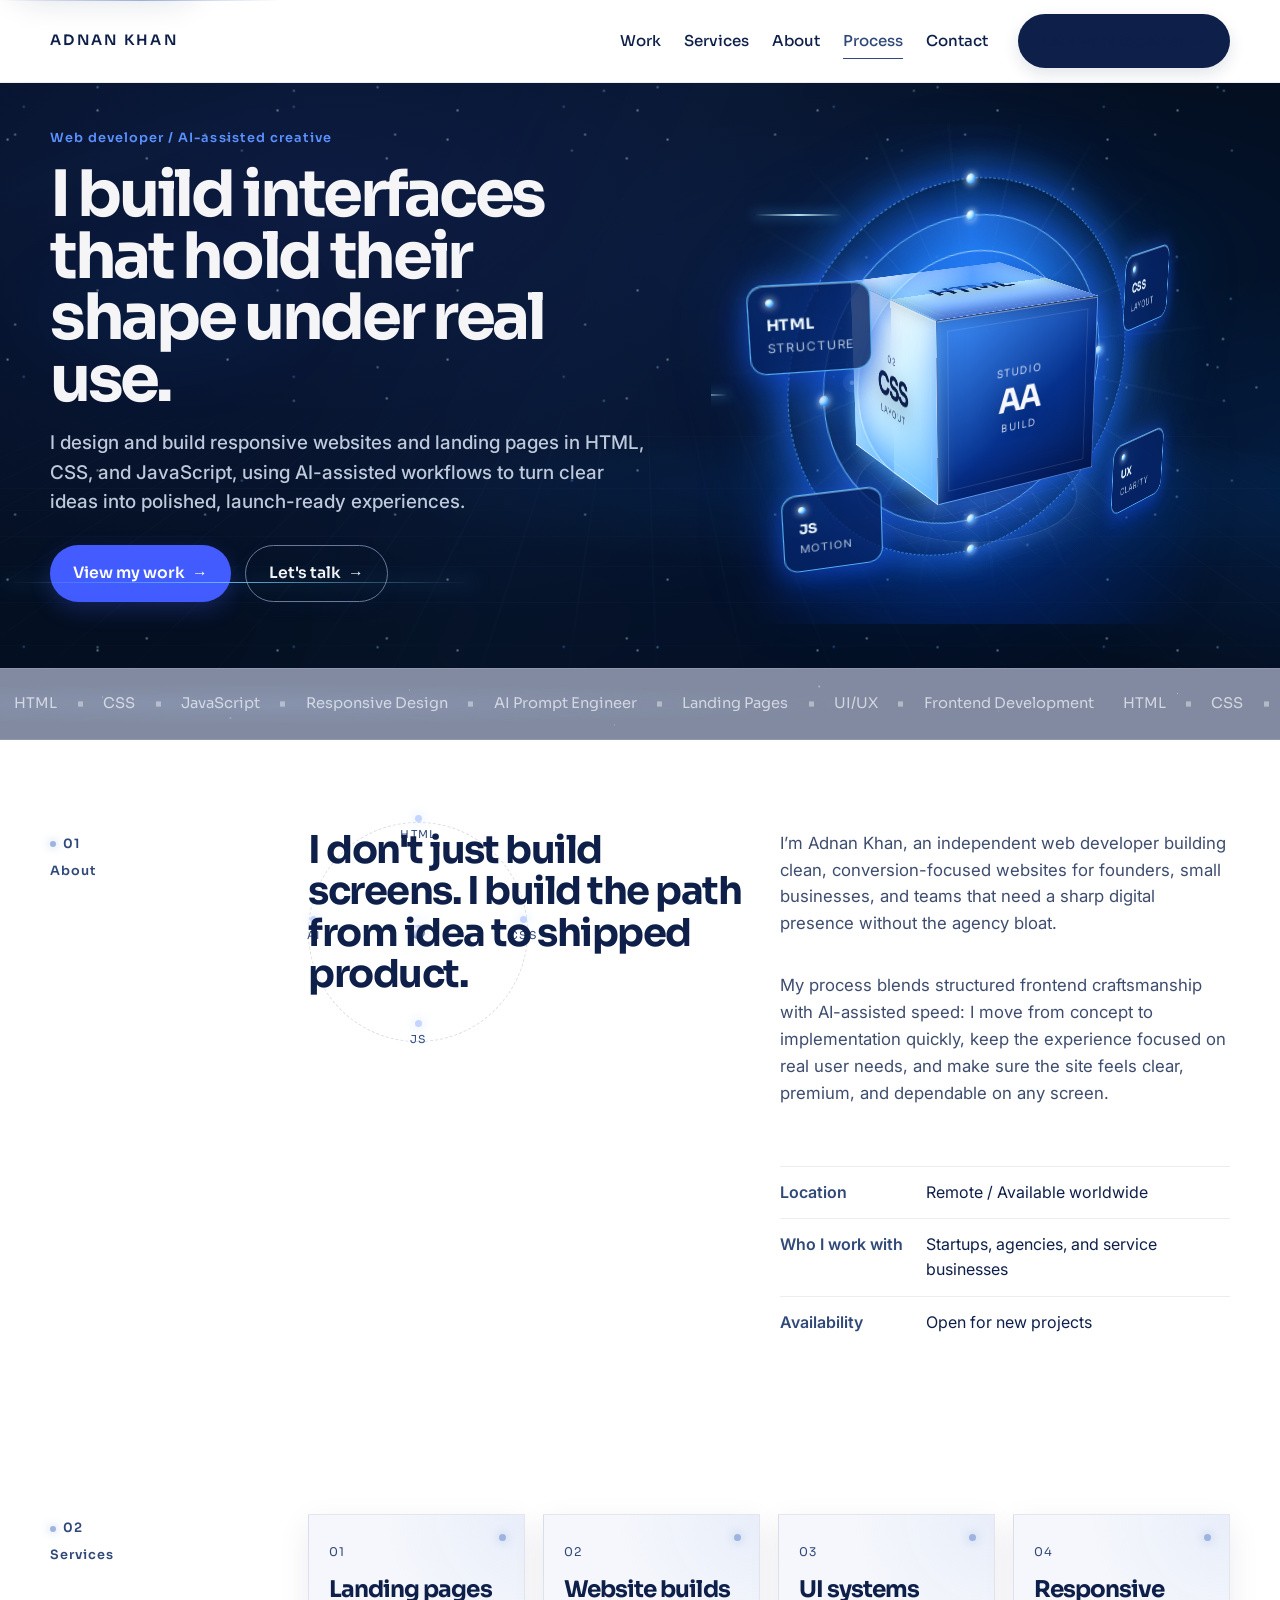
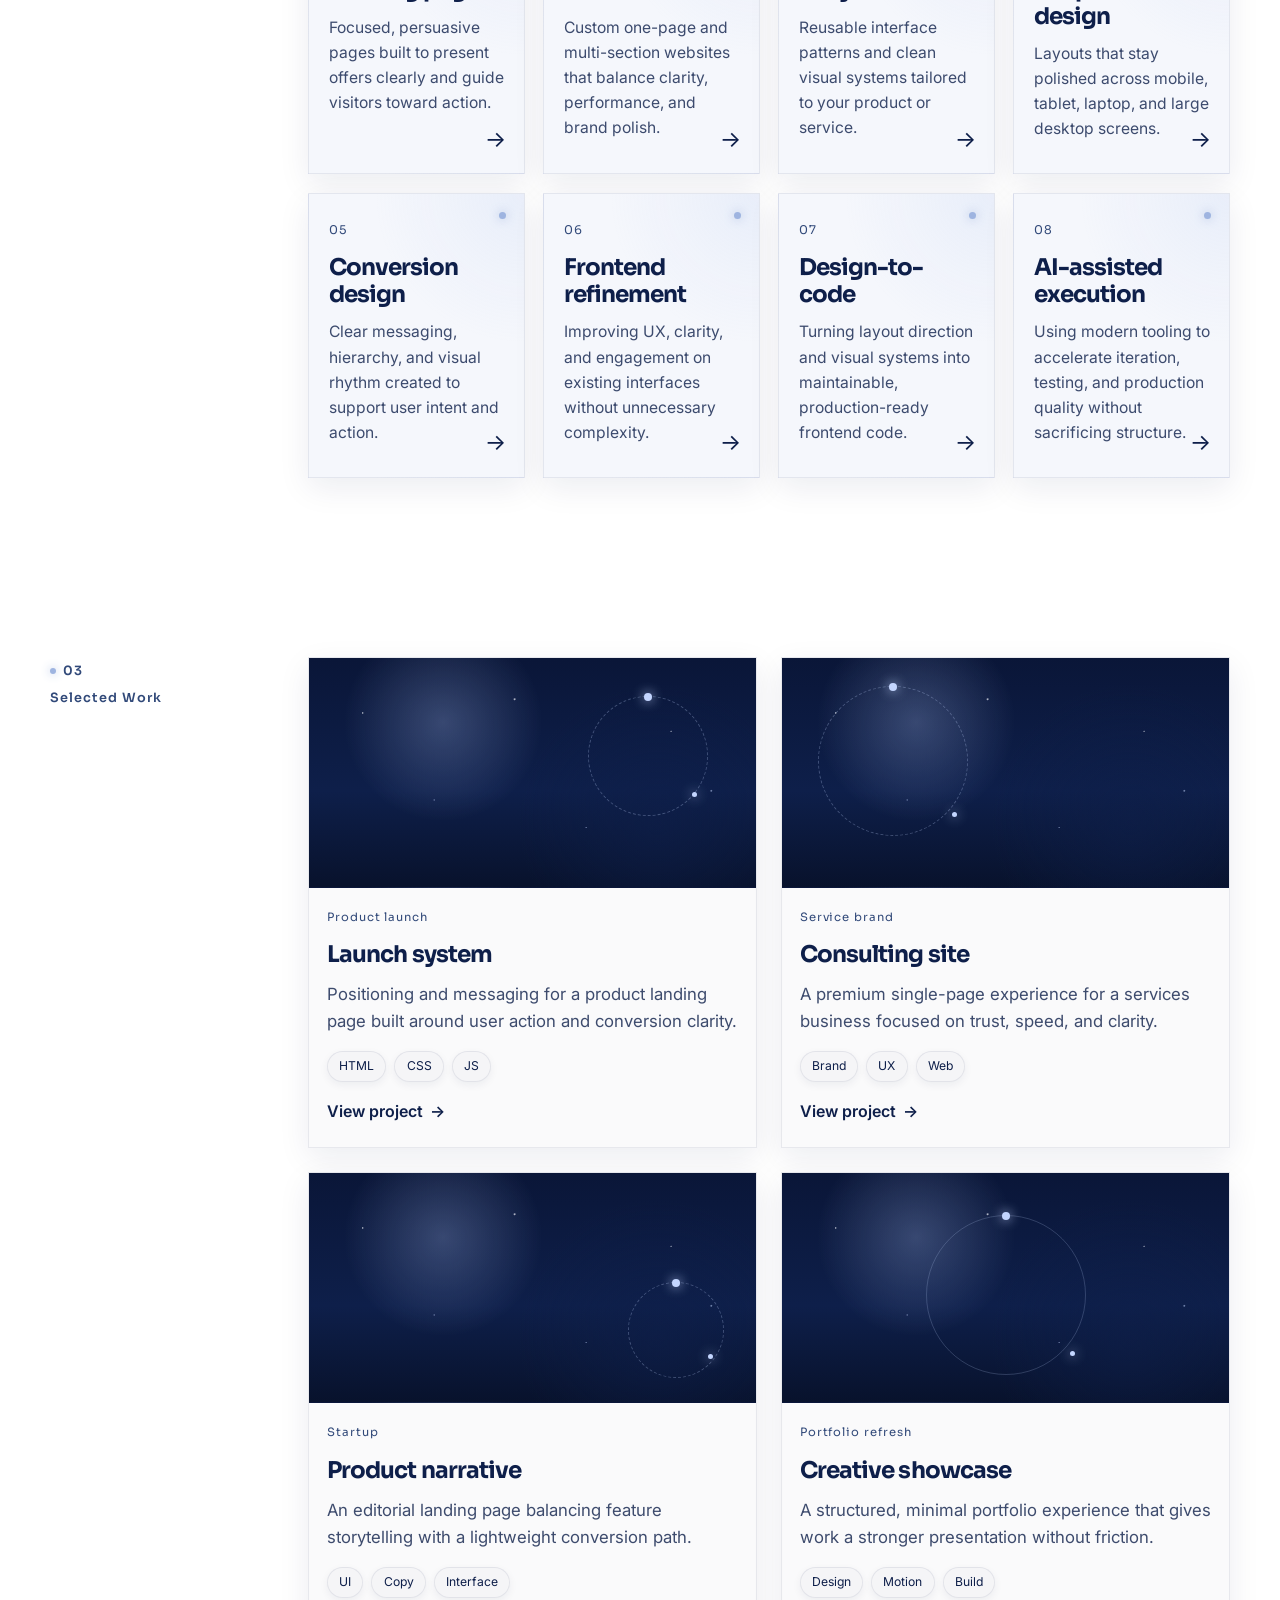
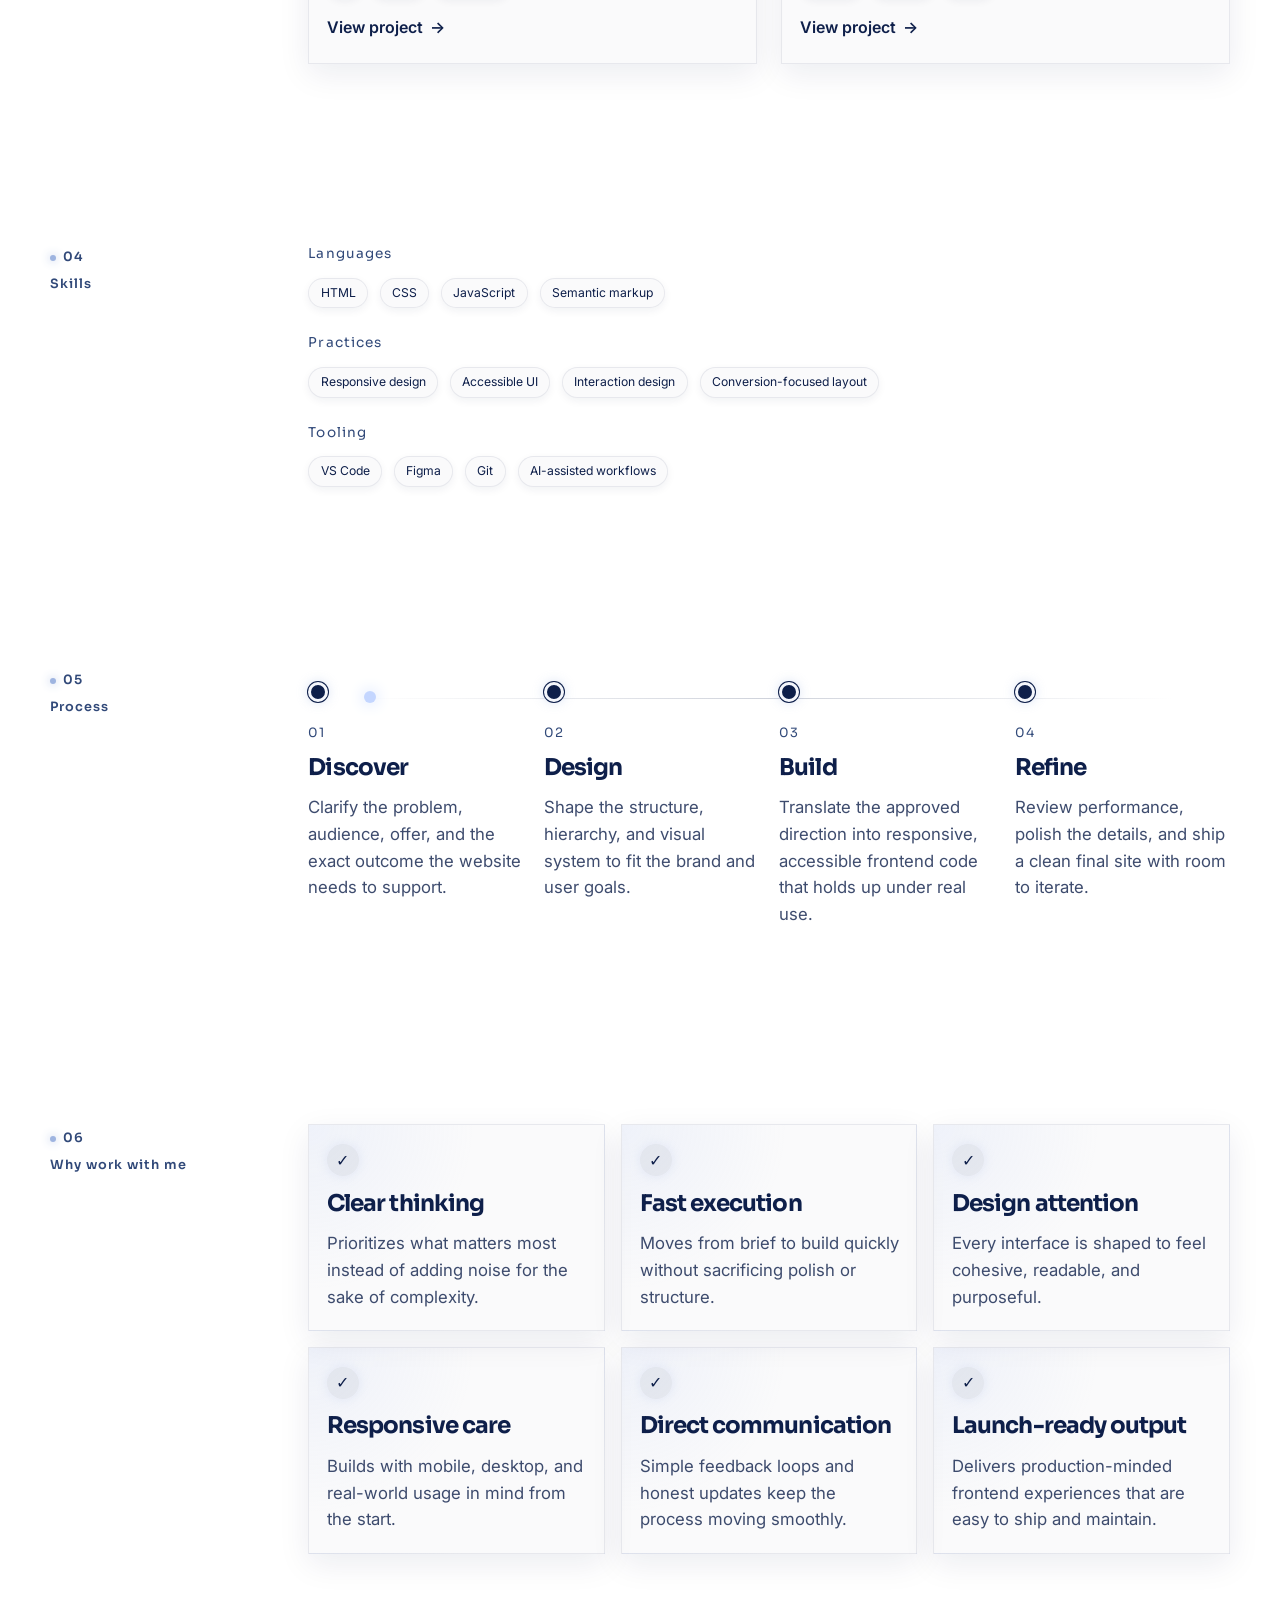
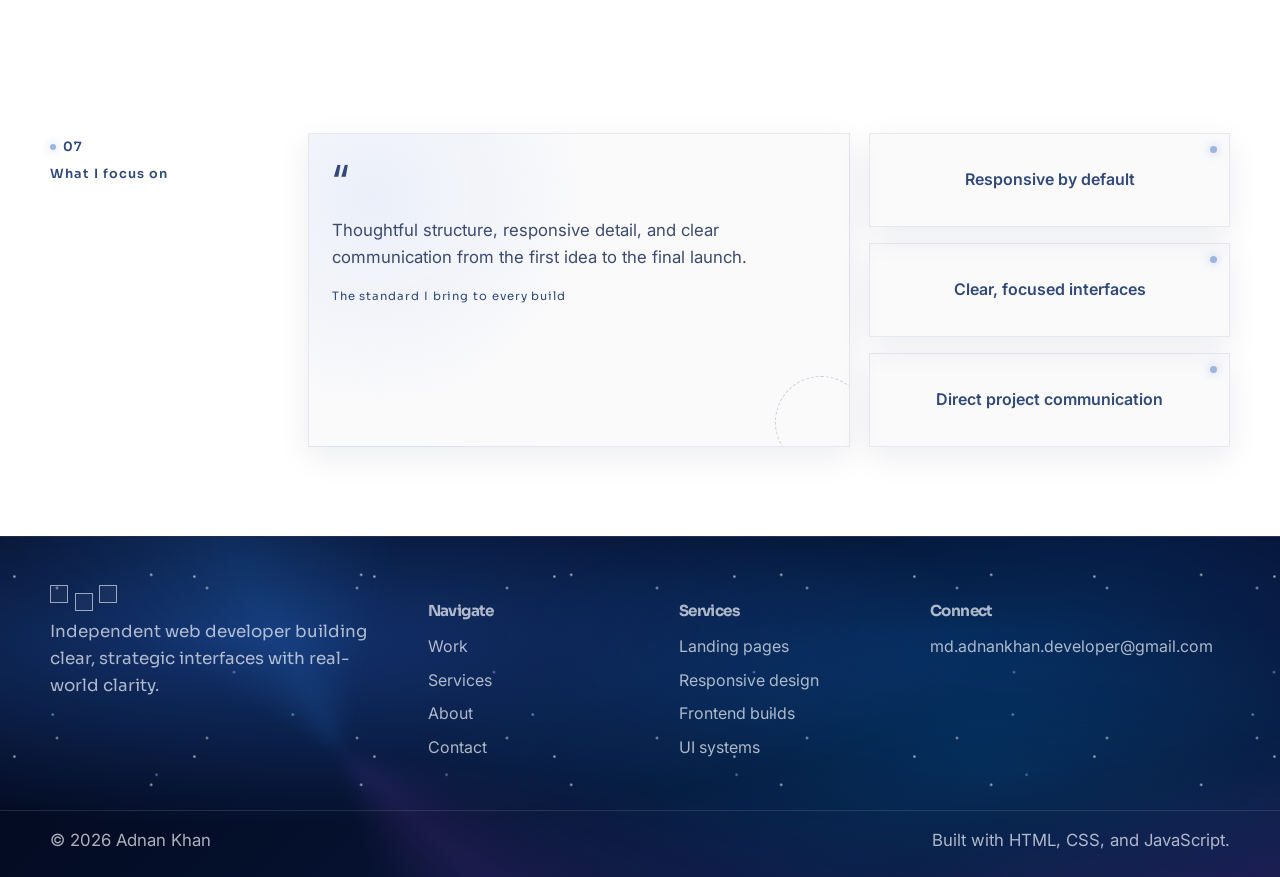
<file: Adnan Khan website/index.html>
<!DOCTYPE html>
<html lang="en">
  <head>
    <meta charset="UTF-8" />
    <meta name="viewport" content="width=device-width, initial-scale=1.0" />
    <meta
      name="description"
      content="Adnan Khan is a top web developer in Bangladesh, creating fast, responsive websites, landing pages, and modern frontend experiences."
    />
    <meta name="author" content="Adnan Khan" />
    <meta name="robots" content="index, follow" />
    <meta name="theme-color" content="#050b1c" />
    <meta property="og:type" content="website" />
    <meta property="og:title" content="Top Web Developer in Bangladesh | Adnan Khan" />
    <meta property="og:description" content="Responsive websites, landing pages, and polished frontend experiences by Adnan Khan." />
    <meta property="og:locale" content="en_US" />
    <title>Top Web Developer in Bangladesh | Adnan Khan</title>
    <script type="application/ld+json">
      {
        "@context": "https://schema.org",
        "@type": "Person",
        "name": "Adnan Khan",
        "jobTitle": "Web Developer",
        "email": "md.adnankhan.developer@gmail.com",
        "address": { "@type": "PostalAddress", "addressCountry": "BD" }
      }
    </script>
    <link rel="preconnect" href="https://fonts.googleapis.com" />
    <link rel="preconnect" href="https://fonts.gstatic.com" crossorigin />
    <link
      href="https://fonts.googleapis.com/css2?family=Inter:wght@400;500;600;700&family=Sora:wght@500;600;700&display=swap"
      rel="stylesheet"
    />
    <link rel="stylesheet" href="styles.css" />
  </head>
  <body>
    <a class="skip-link" href="#hero-heading">Skip to main content</a>
    <div class="galaxy-nebula" aria-hidden="true"></div>
    <div class="galaxy-dust" aria-hidden="true"></div>
    <div class="galaxy-grid" aria-hidden="true"></div>
    <div class="galaxy-vignette" aria-hidden="true"></div>
    <div class="page-loader" role="status" aria-label="Loading page">
      <span class="loader-orbit" aria-hidden="true">
        <span class="loader-core"></span>
        <span class="loader-ring"></span>
        <span class="loader-bead"></span>
      </span>
      <span class="loader-text">Initializing</span>
    </div>
    <header class="site-header" id="top">
      <div class="container nav-wrap">
        <a class="brand" href="#top" aria-label="Adnan Khan home">
          <span>ADNAN KHAN</span>
        </a>

        <nav class="desktop-nav" aria-label="Primary navigation">
          <a href="#work">Work</a>
          <a href="#services">Services</a>
          <a href="#about">About</a>
          <a href="#process">Process</a>
          <a href="contact.html">Contact</a>
          <a class="btn btn-primary nav-cta" href="contact.html">Let's work together <span aria-hidden="true">→</span></a>
        </nav>

        <button
          class="menu-toggle"
          type="button"
          aria-label="Open menu"
          aria-controls="mobile-menu"
          aria-expanded="false"
        >
          <span></span>
          <span></span>
        </button>
      </div>
    </header>

    <div class="mobile-menu" id="mobile-menu" role="dialog" aria-modal="true" aria-label="Navigation menu">
      <nav aria-label="Mobile navigation">
        <a href="#work">Work</a>
        <a href="#services">Services</a>
        <a href="#about">About</a>
        <a href="#process">Process</a>
        <a href="contact.html">Contact</a>
        <a class="btn btn-primary nav-cta" href="contact.html">Let's work together <span aria-hidden="true">→</span></a>
      </nav>
    </div>

    <main>
      <section class="hero section-hero" aria-labelledby="hero-heading">
        <div class="container hero-grid">
          <div class="hero-copy reveal">
            <p class="eyebrow">Web developer / AI-assisted creative</p>
            <h1 id="hero-heading">I build interfaces<br />that hold their<br />shape under real<br />use.</h1>
            <p class="lead">
              I design and build responsive websites and landing pages in HTML,<br class="hero-copy-break" />
              CSS, and JavaScript, using AI-assisted workflows to turn clear<br class="hero-copy-break" />
              ideas into polished, launch-ready experiences.
            </p>
            <div class="cta-row">
              <a class="btn btn-primary" href="#work">View my work <span aria-hidden="true">→</span></a>
              <a class="btn btn-secondary" href="contact.html">Let's talk <span aria-hidden="true">→</span></a>
            </div>
          </div>

          <div class="hero-visual reveal" aria-hidden="true">
            <div class="scene-3d" data-scene>
              <canvas class="scene-canvas" data-scene-canvas></canvas>
              <div class="scene-atmosphere"></div>
              <div class="scene-bloom"></div>
              <div class="scene-rays"></div>
              <div class="scene-stage" data-scene-stage>
                <div class="scene-floor"></div>
                <div class="scene-floor-ring"></div>
                <div class="scene-shadow"></div>
                <div class="orbit-ring ring-a">
                  <span class="orbit-bead"></span>
                  <span class="orbit-bead bead-2"></span>
                  <span class="orbit-bead bead-3"></span>
                  <span class="orbit-bead bead-4"></span>
                </div>
                <div class="orbit-ring ring-b">
                  <span class="orbit-bead"></span>
                  <span class="orbit-bead bead-3"></span>
                </div>
                <div class="orbit-ring ring-c"></div>
                <div class="cube-rig">
                  <div class="cube cube-outer">
                    <div class="cube-face face-front">
                      <span class="face-kicker">Studio</span>
                      <strong>AA</strong>
                      <span class="face-label">Build</span>
                    </div>
                    <div class="cube-face face-back">
                      <span class="face-kicker">04</span>
                      <strong>UX</strong>
                      <span class="face-label">Clarity</span>
                    </div>
                    <div class="cube-face face-right">
                      <span class="face-kicker">03</span>
                      <strong>JS</strong>
                      <span class="face-label">Motion</span>
                    </div>
                    <div class="cube-face face-left">
                      <span class="face-kicker">02</span>
                      <strong>CSS</strong>
                      <span class="face-label">Layout</span>
                    </div>
                    <div class="cube-face face-top">
                      <strong>HTML</strong>
                    </div>
                    <div class="cube-face face-bottom">
                      <strong>UI</strong>
                    </div>
                  </div>
                  <div class="cube cube-inner">
                    <div class="cube-face face-front"></div>
                    <div class="cube-face face-back"></div>
                    <div class="cube-face face-right"></div>
                    <div class="cube-face face-left"></div>
                    <div class="cube-face face-top"></div>
                    <div class="cube-face face-bottom"></div>
                  </div>
                </div>
                <article class="float-card card-a">
                  <span class="card-live"></span>
                  <strong>HTML</strong>
                  <small>Structure</small>
                </article>
                <article class="float-card card-b">
                  <span class="card-live"></span>
                  <strong>CSS</strong>
                  <small>Layout</small>
                </article>
                <article class="float-card card-c">
                  <span class="card-live"></span>
                  <strong>JS</strong>
                  <small>Motion</small>
                </article>
                <article class="float-card card-d">
                  <span class="card-live"></span>
                  <strong>UX</strong>
                  <small>Clarity</small>
                </article>
              </div>
              <div class="scene-vignette"></div>
            </div>
          </div>
        </div>
      </section>

      <section class="capability-strip" aria-label="Core capabilities">
        <div class="strip-stars" aria-hidden="true"></div>
        <div class="marquee-track">
          <div class="marquee-group">
            <span>HTML</span>
            <span class="dot-separator" aria-hidden="true">•</span>
            <span>CSS</span>
            <span class="dot-separator" aria-hidden="true">•</span>
            <span>JavaScript</span>
            <span class="dot-separator" aria-hidden="true">•</span>
            <span>Responsive Design</span>
            <span class="dot-separator" aria-hidden="true">•</span>
            <span>AI Prompt Engineer</span>
            <span class="dot-separator" aria-hidden="true">•</span>
            <span>Landing Pages</span>
            <span class="dot-separator" aria-hidden="true">•</span>
            <span>UI/UX</span>
            <span class="dot-separator" aria-hidden="true">•</span>
            <span>Frontend Development</span>
          </div>
          <div class="marquee-group" aria-hidden="true">
            <span>HTML</span>
            <span class="dot-separator" aria-hidden="true">•</span>
            <span>CSS</span>
            <span class="dot-separator" aria-hidden="true">•</span>
            <span>JavaScript</span>
            <span class="dot-separator" aria-hidden="true">•</span>
            <span>Responsive Design</span>
            <span class="dot-separator" aria-hidden="true">•</span>
            <span>AI Prompt Engineer</span>
            <span class="dot-separator" aria-hidden="true">•</span>
            <span>Landing Pages</span>
            <span class="dot-separator" aria-hidden="true">•</span>
            <span>UI/UX</span>
            <span class="dot-separator" aria-hidden="true">•</span>
            <span>Frontend Development</span>
          </div>
        </div>
      </section>

      <section id="about" class="section">
        <div class="container section-shell">
          <div class="section-label">
            <span>01</span>
            <span>About</span>
          </div>
          <div class="section-body about-grid reveal">
            <div class="heading-cluster">
              <div class="about-constellation" aria-hidden="true">
                <span class="orbit-tag" style="--i: 0">HTML</span>
                <span class="orbit-tag" style="--i: 1">CSS</span>
                <span class="orbit-tag" style="--i: 2">JS</span>
                <span class="orbit-tag" style="--i: 3">AI</span>
                <span class="orbit-core"></span>
              </div>
              <h2 class="section-heading">I don't just build screens. I build the path from idea to shipped product.</h2>
            </div>
            <div class="bio-copy">
              <p>
                I’m Adnan Khan, an independent web developer building clean, conversion-focused websites
                for founders, small businesses, and teams that need a sharp digital presence without the agency bloat.
              </p>
              <p>
                My process blends structured frontend craftsmanship with AI-assisted speed: I move from concept to
                implementation quickly, keep the experience focused on real user needs, and make sure the site feels
                clear, premium, and dependable on any screen.
              </p>

              <dl class="fact-list">
                <div>
                  <dt>Location</dt>
                  <dd>Remote / Available worldwide</dd>
                </div>
                <div>
                  <dt>Who I work with</dt>
                  <dd>Startups, agencies, and service businesses</dd>
                </div>
                <div>
                  <dt>Availability</dt>
                  <dd>Open for new projects</dd>
                </div>
              </dl>
            </div>
          </div>
        </div>
      </section>

      <section id="services" class="section section-light">
        <div class="container section-shell">
          <div class="section-label">
            <span>02</span>
            <span>Services</span>
          </div>
          <div class="section-body reveal">
            <div class="services-grid">
              <article class="service-card" tabindex="0" role="button" aria-label="Choose Landing pages" data-service="Landing pages">
                <span class="card-number">01</span>
                <h3>Landing pages</h3>
                <p>Focused, persuasive pages built to present offers clearly and guide visitors toward action.</p>
                <span class="service-arrow" aria-hidden="true">→</span>
              </article>
              <article class="service-card" tabindex="0" role="button" aria-label="Choose Website builds" data-service="Website builds">
                <span class="card-number">02</span>
                <h3>Website builds</h3>
                <p>Custom one-page and multi-section websites that balance clarity, performance, and brand polish.</p>
                <span class="service-arrow" aria-hidden="true">→</span>
              </article>
              <article class="service-card" tabindex="0" role="button" aria-label="Choose UI systems" data-service="UI systems">
                <span class="card-number">03</span>
                <h3>UI systems</h3>
                <p>Reusable interface patterns and clean visual systems tailored to your product or service.</p>
                <span class="service-arrow" aria-hidden="true">→</span>
              </article>
              <article class="service-card" tabindex="0" role="button" aria-label="Choose Responsive design" data-service="Responsive design">
                <span class="card-number">04</span>
                <h3>Responsive design</h3>
                <p>Layouts that stay polished across mobile, tablet, laptop, and large desktop screens.</p>
                <span class="service-arrow" aria-hidden="true">→</span>
              </article>
              <article class="service-card" tabindex="0" role="button" aria-label="Choose Conversion design" data-service="Conversion design">
                <span class="card-number">05</span>
                <h3>Conversion design</h3>
                <p>Clear messaging, hierarchy, and visual rhythm created to support user intent and action.</p>
                <span class="service-arrow" aria-hidden="true">→</span>
              </article>
              <article class="service-card" tabindex="0" role="button" aria-label="Choose Frontend refinement" data-service="Frontend refinement">
                <span class="card-number">06</span>
                <h3>Frontend refinement</h3>
                <p>Improving UX, clarity, and engagement on existing interfaces without unnecessary complexity.</p>
                <span class="service-arrow" aria-hidden="true">→</span>
              </article>
              <article class="service-card" tabindex="0" role="button" aria-label="Choose Design-to-code" data-service="Design-to-code">
                <span class="card-number">07</span>
                <h3>Design-to-code</h3>
                <p>Turning layout direction and visual systems into maintainable, production-ready frontend code.</p>
                <span class="service-arrow" aria-hidden="true">→</span>
              </article>
              <article class="service-card" tabindex="0" role="button" aria-label="Choose AI-assisted execution" data-service="AI-assisted execution">
                <span class="card-number">08</span>
                <h3>AI-assisted execution</h3>
                <p>Using modern tooling to accelerate iteration, testing, and production quality without sacrificing structure.</p>
                <span class="service-arrow" aria-hidden="true">→</span>
              </article>
            </div>
          </div>
        </div>
      </section>

      <section id="work" class="section">
        <div class="container section-shell">
          <div class="section-label">
            <span>03</span>
            <span>Selected Work</span>
          </div>
          <div class="section-body reveal">
            <div class="work-grid">
              <article class="project-card" tabindex="0">
                <div class="project-visual art-1" aria-hidden="true">
                  <span class="galaxy-window"></span>
                  <span class="mini-orbit"></span>
                </div>
                <div class="project-copy">
                  <p class="project-meta">Product launch</p>
                  <h3>Launch system</h3>
                  <p>Positioning and messaging for a product landing page built around user action and conversion clarity.</p>
                  <ul class="tag-list" aria-label="Project technologies">
                    <li>HTML</li>
                    <li>CSS</li>
                    <li>JS</li>
                  </ul>
                  <button class="project-link" type="button" aria-expanded="false"><span class="project-link-label">View project</span> <span aria-hidden="true">→</span></button>
                  <div class="project-details" hidden>
                    <p>This concept demonstrates a focused landing-page structure: clear positioning, scannable proof, and a short path to action.</p>
                    <a href="contact.html" class="inline-link">Start a project like this <span aria-hidden="true">→</span></a>
                  </div>
                </div>
              </article>

              <article class="project-card" tabindex="0">
                <div class="project-visual art-2" aria-hidden="true">
                  <span class="galaxy-window"></span>
                  <span class="mini-orbit"></span>
                </div>
                <div class="project-copy">
                  <p class="project-meta">Service brand</p>
                  <h3>Consulting site</h3>
                  <p>A premium single-page experience for a services business focused on trust, speed, and clarity.</p>
                  <ul class="tag-list" aria-label="Project technologies">
                    <li>Brand</li>
                    <li>UX</li>
                    <li>Web</li>
                  </ul>
                  <button class="project-link" type="button" aria-expanded="false"><span class="project-link-label">View project</span> <span aria-hidden="true">→</span></button>
                  <div class="project-details" hidden>
                    <p>This concept pairs a confident service narrative with a calm interface system designed to build trust quickly.</p>
                    <a href="contact.html" class="inline-link">Start a project like this <span aria-hidden="true">→</span></a>
                  </div>
                </div>
              </article>

              <article class="project-card" tabindex="0">
                <div class="project-visual art-3" aria-hidden="true">
                  <span class="galaxy-window"></span>
                  <span class="mini-orbit"></span>
                </div>
                <div class="project-copy">
                  <p class="project-meta">Startup</p>
                  <h3>Product narrative</h3>
                  <p>An editorial landing page balancing feature storytelling with a lightweight conversion path.</p>
                  <ul class="tag-list" aria-label="Project technologies">
                    <li>UI</li>
                    <li>Copy</li>
                    <li>Interface</li>
                  </ul>
                  <button class="project-link" type="button" aria-expanded="false"><span class="project-link-label">View project</span> <span aria-hidden="true">→</span></button>
                  <div class="project-details" hidden>
                    <p>This concept balances feature storytelling with a lightweight conversion route for an early-stage product.</p>
                    <a href="contact.html" class="inline-link">Start a project like this <span aria-hidden="true">→</span></a>
                  </div>
                </div>
              </article>

              <article class="project-card" tabindex="0">
                <div class="project-visual art-4" aria-hidden="true">
                  <span class="galaxy-window"></span>
                  <span class="mini-orbit"></span>
                </div>
                <div class="project-copy">
                  <p class="project-meta">Portfolio refresh</p>
                  <h3>Creative showcase</h3>
                  <p>A structured, minimal portfolio experience that gives work a stronger presentation without friction.</p>
                  <ul class="tag-list" aria-label="Project technologies">
                    <li>Design</li>
                    <li>Motion</li>
                    <li>Build</li>
                  </ul>
                  <button class="project-link" type="button" aria-expanded="false"><span class="project-link-label">View project</span> <span aria-hidden="true">→</span></button>
                  <div class="project-details" hidden>
                    <p>This concept uses a restrained visual language to give a portfolio stronger presentation without adding friction.</p>
                    <a href="contact.html" class="inline-link">Start a project like this <span aria-hidden="true">→</span></a>
                  </div>
                </div>
              </article>
            </div>
          </div>
        </div>
      </section>

      <section id="skills" class="section section-light">
        <div class="container section-shell">
          <div class="section-label">
            <span>04</span>
            <span>Skills</span>
          </div>
          <div class="section-body reveal">
            <div class="skills-wrap">
              <div class="skill-group">
                <p class="skill-label">Languages</p>
                <div class="tag-cloud">
                  <span>HTML</span>
                  <span>CSS</span>
                  <span>JavaScript</span>
                  <span>Semantic markup</span>
                </div>
              </div>
              <div class="skill-group">
                <p class="skill-label">Practices</p>
                <div class="tag-cloud">
                  <span>Responsive design</span>
                  <span>Accessible UI</span>
                  <span>Interaction design</span>
                  <span>Conversion-focused layout</span>
                </div>
              </div>
              <div class="skill-group">
                <p class="skill-label">Tooling</p>
                <div class="tag-cloud">
                  <span>VS Code</span>
                  <span>Figma</span>
                  <span>Git</span>
                  <span>AI-assisted workflows</span>
                </div>
              </div>
            </div>
          </div>
        </div>
      </section>

      <section id="process" class="section">
        <div class="container section-shell">
          <div class="section-label">
            <span>05</span>
            <span>Process</span>
          </div>
          <div class="section-body reveal">
            <div class="process-grid">
              <span class="process-signal" aria-hidden="true"></span>
              <article class="process-step">
                <span class="process-number">01</span>
                <h3>Discover</h3>
                <p>Clarify the problem, audience, offer, and the exact outcome the website needs to support.</p>
              </article>
              <article class="process-step">
                <span class="process-number">02</span>
                <h3>Design</h3>
                <p>Shape the structure, hierarchy, and visual system to fit the brand and user goals.</p>
              </article>
              <article class="process-step">
                <span class="process-number">03</span>
                <h3>Build</h3>
                <p>Translate the approved direction into responsive, accessible frontend code that holds up under real use.</p>
              </article>
              <article class="process-step">
                <span class="process-number">04</span>
                <h3>Refine</h3>
                <p>Review performance, polish the details, and ship a clean final site with room to iterate.</p>
              </article>
            </div>
          </div>
        </div>
      </section>

      <section class="section why-section">
        <div class="container section-shell">
          <div class="section-label">
            <span>06</span>
            <span>Why work with me</span>
          </div>
          <div class="section-body reveal">
            <div class="value-grid">
              <article class="value-item">
                <span class="value-icon" aria-hidden="true">✓</span>
                <h3>Clear thinking</h3>
                <p>Prioritizes what matters most instead of adding noise for the sake of complexity.</p>
              </article>
              <article class="value-item">
                <span class="value-icon" aria-hidden="true">✓</span>
                <h3>Fast execution</h3>
                <p>Moves from brief to build quickly without sacrificing polish or structure.</p>
              </article>
              <article class="value-item">
                <span class="value-icon" aria-hidden="true">✓</span>
                <h3>Design attention</h3>
                <p>Every interface is shaped to feel cohesive, readable, and purposeful.</p>
              </article>
              <article class="value-item">
                <span class="value-icon" aria-hidden="true">✓</span>
                <h3>Responsive care</h3>
                <p>Builds with mobile, desktop, and real-world usage in mind from the start.</p>
              </article>
              <article class="value-item">
                <span class="value-icon" aria-hidden="true">✓</span>
                <h3>Direct communication</h3>
                <p>Simple feedback loops and honest updates keep the process moving smoothly.</p>
              </article>
              <article class="value-item">
                <span class="value-icon" aria-hidden="true">✓</span>
                <h3>Launch-ready output</h3>
                <p>Delivers production-minded frontend experiences that are easy to ship and maintain.</p>
              </article>
            </div>
          </div>
        </div>
      </section>

      <section class="section section-light focus-section">
        <div class="container section-shell">
          <div class="section-label">
            <span>07</span>
            <span>What I focus on</span>
          </div>
          <div class="section-body reveal">
            <div class="focus-grid">
              <div class="quote-placeholder">
                <p class="quote-mark">“</p>
                <p>
                  Thoughtful structure, responsive detail, and clear communication from the first idea to the final launch.
                </p>
                <p class="project-meta">The standard I bring to every build</p>
              </div>

              <div class="metric-blocks" aria-label="Working principles">
                <article class="metric-item">
                  <span>Responsive by default</span>
                </article>
                <article class="metric-item">
                  <span>Clear, focused interfaces</span>
                </article>
                <article class="metric-item">
                  <span>Direct project communication</span>
                </article>
              </div>
            </div>
          </div>
        </div>
      </section>

    </main>

    <footer class="site-footer">
      <div class="container footer-grid reveal">
        <div class="footer-brand">
          <div class="footer-mark" aria-hidden="true">
            <span></span>
            <span></span>
            <span></span>
          </div>
          <p>Independent web developer building clear, strategic interfaces with real-world clarity.</p>
        </div>

        <div>
          <h3>Navigate</h3>
          <ul>
            <li><a href="#work">Work</a></li>
            <li><a href="#services">Services</a></li>
            <li><a href="#about">About</a></li>
            <li><a href="contact.html">Contact</a></li>
          </ul>
        </div>

        <div>
          <h3>Services</h3>
          <ul>
            <li><a href="#services">Landing pages</a></li>
            <li><a href="#services">Responsive design</a></li>
            <li><a href="#services">Frontend builds</a></li>
            <li><a href="#services">UI systems</a></li>
          </ul>
        </div>

        <div>
          <h3>Connect</h3>
          <ul>
            <li><a href="mailto:md.adnankhan.developer@gmail.com">md.adnankhan.developer@gmail.com</a></li>
          </ul>
        </div>
      </div>

      <div class="footer-bottom">
        <div class="container footer-bottom-row reveal">
          <p>© 2026 Adnan Khan</p>
          <p class="legal-note">Built with HTML, CSS, and JavaScript.</p>
        </div>
      </div>
    </footer>

    <noscript>
      <style>
        .page-loader { display: none; }
      </style>
      <p class="noscript-message">JavaScript is disabled. The core page content remains available, but interactive features are unavailable.</p>
    </noscript>
    <script src="script.js"></script>
  </body>
</html>
</file>
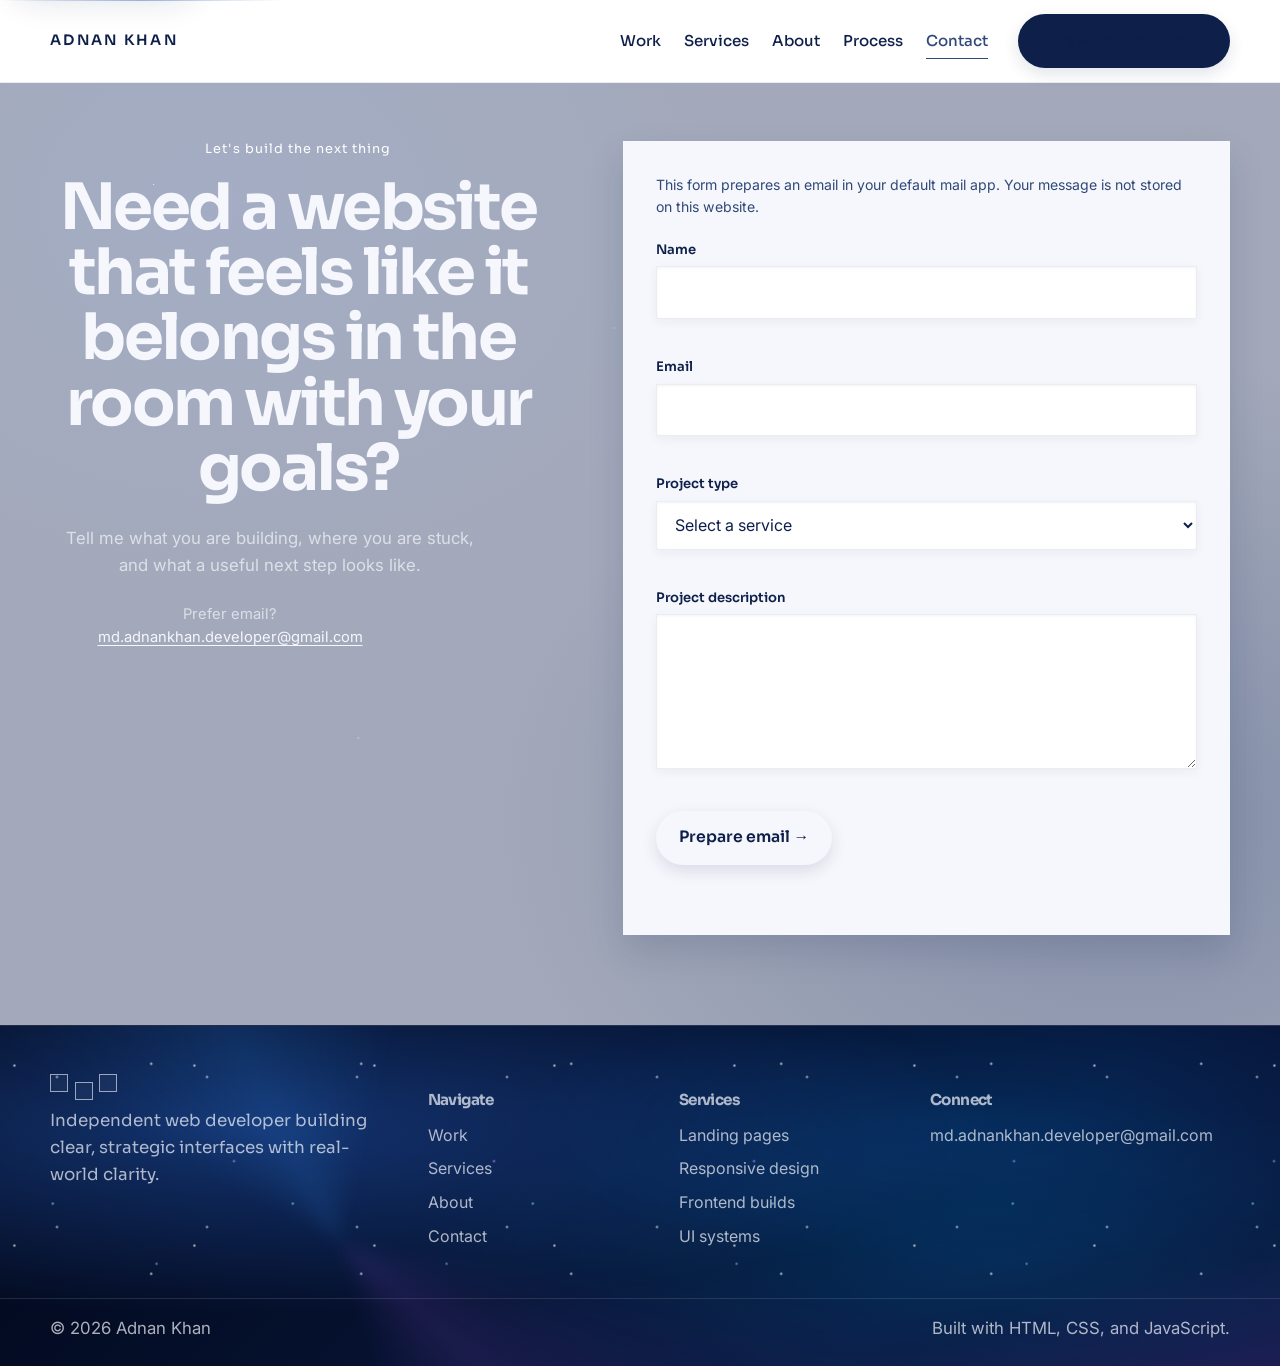
<file: Adnan Khan website/contact.html>
<!DOCTYPE html>
<html lang="en">
<head>
    <meta charset="UTF-8">
    <meta name="viewport" content="width=device-width, initial-scale=1.0">
    <meta
      name="description"
      content="Contact Adnan Khan, a top web developer in Bangladesh, to start your website, landing page, or frontend project."
    />
    <meta name="author" content="Adnan Khan" />
    <meta name="robots" content="index, follow" />
    <meta name="theme-color" content="#050b1c" />
    <meta property="og:type" content="website" />
    <meta property="og:title" content="Contact a Web Developer in Bangladesh | Adnan Khan" />
    <meta property="og:description" content="Tell Adnan Khan about your website, landing page, or frontend project." />
    <meta property="og:locale" content="en_US" />
    <title>Contact a Web Developer in Bangladesh | Adnan Khan</title>
    <link rel="preconnect" href="https://fonts.googleapis.com" />
    <link rel="preconnect" href="https://fonts.gstatic.com" crossorigin />
    <link
      href="https://fonts.googleapis.com/css2?family=Inter:wght@400;500;600;700&family=Sora:wght@500;600;700&display=swap"
      rel="stylesheet"
    />
    <link rel="stylesheet" href="styles.css">
</head>
<body class="contact-page">
     <a class="skip-link" href="#contact">Skip to contact form</a>
     <div class="galaxy-nebula" aria-hidden="true"></div>
     <div class="galaxy-dust" aria-hidden="true"></div>
     <div class="galaxy-grid" aria-hidden="true"></div>
     <div class="galaxy-vignette" aria-hidden="true"></div>
     <div class="page-loader" role="status" aria-label="Loading page">
       <span class="loader-orbit" aria-hidden="true">
         <span class="loader-core"></span>
         <span class="loader-ring"></span>
         <span class="loader-bead"></span>
       </span>
       <span class="loader-text">Initializing</span>
     </div>
     <header class="site-header" id="top">
      <div class="container nav-wrap">
        <a class="brand" href="index.html" aria-label="Adnan Khan home">
          <span>ADNAN KHAN</span>
        </a>

        <nav class="desktop-nav" aria-label="Primary navigation">
          <a href="index.html#work">Work</a>
          <a href="index.html#services">Services</a>
          <a href="index.html#about">About</a>
          <a href="index.html#process">Process</a>
          <a href="#contact" class="is-active" aria-current="page">Contact</a>
          <a class="btn btn-primary nav-cta" href="#contact">Let's work together <span aria-hidden="true">→</span></a>
        </nav>

        <button
          class="menu-toggle"
          type="button"
          aria-label="Open menu"
          aria-controls="mobile-menu"
          aria-expanded="false"
        >
          <span></span>
          <span></span>
        </button>
      </div>
     </header>

     <div class="mobile-menu" id="mobile-menu" role="dialog" aria-modal="true" aria-label="Navigation menu">
       <nav aria-label="Mobile navigation">
         <a href="index.html#work">Work</a>
         <a href="index.html#services">Services</a>
         <a href="index.html#about">About</a>
         <a href="index.html#process">Process</a>
         <a href="#contact" class="is-active" aria-current="page">Contact</a>
         <a class="btn btn-primary nav-cta" href="#contact">Let's work together <span aria-hidden="true">→</span></a>
       </nav>
     </div>
     <main>
       <section id="contact" class="cta-section" aria-labelledby="contact-heading">
        <div class="container contact-grid reveal">
          <div class="cta-inner">
            <p class="eyebrow eyebrow-light">Let's build the next thing</p>
            <h1 id="contact-heading">Need a website that feels like it belongs in the room with your goals?</h1>
            <p class="contact-intro">Tell me what you are building, where you are stuck, and what a useful next step looks like.</p>
            <p class="contact-fallback">Prefer email? <a href="mailto:md.adnankhan.developer@gmail.com">md.adnankhan.developer@gmail.com</a></p>
          </div>
          <div class="contact-panel">
            <form id="contact-form" novalidate aria-describedby="form-help">
              <p id="form-help" class="form-help">This form prepares an email in your default mail app. Your message is not stored on this website.</p>
              <div class="form-row">
                <label for="name">Name</label>
                <input id="name" name="name" type="text" autocomplete="name" maxlength="80" required aria-describedby="name-error" />
                <span class="field-error" id="name-error"></span>
              </div>
              <div class="form-row">
                <label for="email">Email</label>
                <input id="email" name="email" type="email" autocomplete="email" required aria-describedby="email-error" />
                <span class="field-error" id="email-error"></span>
              </div>
              <div class="form-row">
                <label for="project-type">Project type</label>
                <select id="project-type" name="project-type" required aria-describedby="project-type-error">
                  <option value="">Select a service</option>
                  <option>Landing pages</option>
                  <option>Website builds</option>
                  <option>UI systems</option>
                  <option>Responsive design</option>
                  <option>Conversion design</option>
                  <option>Frontend refinement</option>
                  <option>Design-to-code</option>
                  <option>AI-assisted execution</option>
                  <option>Other</option>
                </select>
                <span class="field-error" id="project-type-error"></span>
              </div>
              <div class="form-row">
                <label for="description">Project description</label>
                <textarea id="description" name="description" rows="5" maxlength="2000" required aria-describedby="description-error"></textarea>
                <span class="field-error" id="description-error"></span>
              </div>
              <button class="btn btn-light form-submit" type="submit">
                <span class="submit-label">Prepare email <span aria-hidden="true">→</span></span>
                <span class="submit-loading" aria-hidden="true">Preparing…</span>
              </button>
              <p class="form-status" role="status" aria-live="polite"></p>
            </form>
          </div>
        </div>
       </section>
     </main>

     <footer class="site-footer">
       <div class="container footer-grid reveal">
         <div class="footer-brand">
           <div class="footer-mark" aria-hidden="true">
             <span></span>
             <span></span>
             <span></span>
           </div>
           <p>Independent web developer building clear, strategic interfaces with real-world clarity.</p>
         </div>

         <div>
           <h3>Navigate</h3>
           <ul>
             <li><a href="index.html#work">Work</a></li>
             <li><a href="index.html#services">Services</a></li>
             <li><a href="index.html#about">About</a></li>
             <li><a href="#contact">Contact</a></li>
           </ul>
         </div>

         <div>
           <h3>Services</h3>
           <ul>
             <li><a href="index.html#services">Landing pages</a></li>
             <li><a href="index.html#services">Responsive design</a></li>
             <li><a href="index.html#services">Frontend builds</a></li>
             <li><a href="index.html#services">UI systems</a></li>
           </ul>
         </div>

         <div>
           <h3>Connect</h3>
           <ul>
             <li><a href="mailto:md.adnankhan.developer@gmail.com">md.adnankhan.developer@gmail.com</a></li>
           </ul>
         </div>
       </div>

       <div class="footer-bottom">
         <div class="container footer-bottom-row reveal">
           <p>© 2026 Adnan Khan</p>
           <p class="legal-note">Built with HTML, CSS, and JavaScript.</p>
         </div>
       </div>
     </footer>

     <noscript>
       <style>
         .page-loader { display: none; }
       </style>
       <p class="noscript-message">JavaScript is disabled. You can contact Adnan directly by email.</p>
     </noscript>
     <script src="script.js"></script>
</body>
</html>
</file>
<file: Adnan Khan website/styles.css>
:root {
  --navy: #0e1f4a;
  --navy-04: rgba(14, 31, 74, 0.04);
  --navy-08: rgba(14, 31, 74, 0.08);
  --off-white: #f5f7fc;
  --steel: #314979;
  --steel-30: rgba(49, 73, 121, 0.3);
  --steel-60: rgba(40, 78, 155, 0.6);
  --white-70: rgba(245, 247, 252, 0.7);
  --white-40: rgba(255, 255, 255, 0.4);
  --border: 1px solid var(--navy-08);
  --container: 1180px;
  --section-space: clamp(4.5rem, 7vw, 8rem);
  --radius: 22px;
  --transition: 180ms ease;
  --shadow-soft: 0 10px 30px rgba(14, 31, 74, 0.08);
  --shadow-lift: 0 16px 34px rgba(14, 31, 74, 0.14);
}

* {
  box-sizing: border-box;
}

html {
  scroll-behavior: smooth;
  background: #050b1c;
}

section[id] {
  scroll-margin-top: 6rem;
}

body {
  margin: 0;
  font-family: "Inter", sans-serif;
  background: #050b1c;
  color: var(--navy);
  line-height: 1.6;
  font-size: 1rem;
  position: relative;
  overflow-x: hidden;
}

.galaxy-canvas,
.galaxy-nebula,
.galaxy-dust,
.galaxy-grid,
.galaxy-vignette {
  position: fixed;
  inset: 0;
  pointer-events: none;
  z-index: 0;
}

.galaxy-canvas {
  width: 100%;
  height: 100%;
  background: #050b1c;
}

.galaxy-nebula {
  background:
    radial-gradient(ellipse at 16% 18%, rgba(90, 130, 210, 0.28), transparent 36%),
    radial-gradient(ellipse at 78% 12%, rgba(168, 190, 240, 0.16), transparent 32%),
    radial-gradient(ellipse at 84% 72%, rgba(92, 64, 150, 0.2), transparent 38%),
    radial-gradient(ellipse at 40% 88%, rgba(40, 80, 160, 0.18), transparent 34%),
    radial-gradient(ellipse at 52% 40%, rgba(196, 214, 255, 0.08), transparent 26%);
  animation: nebula-drift 28s ease-in-out infinite alternate;
  mix-blend-mode: screen;
  opacity: 0.85;
}

.galaxy-dust {
  background-image:
    radial-gradient(1px 1px at 8% 14%, rgba(255, 255, 255, 0.55), transparent),
    radial-gradient(1.4px 1.4px at 22% 38%, rgba(196, 214, 255, 0.45), transparent),
    radial-gradient(1px 1px at 36% 72%, rgba(255, 236, 210, 0.4), transparent),
    radial-gradient(1.6px 1.6px at 58% 18%, rgba(245, 247, 252, 0.5), transparent),
    radial-gradient(1px 1px at 71% 54%, rgba(196, 214, 255, 0.42), transparent),
    radial-gradient(1.3px 1.3px at 88% 34%, rgba(255, 255, 255, 0.48), transparent),
    radial-gradient(1px 1px at 91% 78%, rgba(210, 190, 150, 0.35), transparent);
  animation: dust-drift 48s linear infinite;
  opacity: 0.55;
}

.galaxy-grid {
  background-image:
    linear-gradient(rgba(150, 180, 230, 0.1) 1px, transparent 1px),
    linear-gradient(90deg, rgba(150, 180, 230, 0.08) 1px, transparent 1px);
  background-size: 64px 64px;
  transform: perspective(900px) rotateX(62deg) translateY(18%) scale(1.85);
  transform-origin: center bottom;
  mask-image: linear-gradient(to top, rgba(0, 0, 0, 0.55), transparent 72%);
  animation: grid-fly 32s linear infinite;
  opacity: 0.5;
}

.galaxy-vignette {
  background:
    radial-gradient(ellipse at center, transparent 46%, rgba(5, 11, 28, 0.55) 100%),
    linear-gradient(180deg, rgba(5, 11, 28, 0.28), transparent 16%, transparent 78%, rgba(5, 11, 28, 0.42));
}

main,
.site-footer,
.site-header {
  position: relative;
  z-index: 1;
}

.site-header {
  z-index: 1000;
}

.page-loader {
  position: fixed;
  inset: 0;
  z-index: 2000;
  display: grid;
  place-items: center;
  align-content: center;
  gap: 0.85rem;
  background:
    radial-gradient(circle at 50% 42%, rgba(168, 190, 240, 0.18), transparent 28%),
    #070f24;
  color: var(--off-white);
  transition: opacity 350ms ease, visibility 350ms ease;
}

.page-loader.is-hidden {
  opacity: 0;
  visibility: hidden;
  pointer-events: none;
}

.loader-orbit {
  position: relative;
  width: 72px;
  height: 72px;
}

.loader-core {
  position: absolute;
  inset: 26px;
  border-radius: 50%;
  background: radial-gradient(circle at 35% 30%, #fff, #9eb4e0 40%, #314979 100%);
  box-shadow: 0 0 22px rgba(196, 214, 255, 0.85);
  animation: bead-pulse 1.6s ease-in-out infinite;
}

.loader-ring {
  position: absolute;
  inset: 0;
  border-radius: 50%;
  border: 1px solid rgba(196, 214, 255, 0.35);
  border-top-color: #c4d6ff;
  animation: loader-spin 1.2s linear infinite;
}

.loader-bead {
  position: absolute;
  top: -4px;
  left: 50%;
  width: 8px;
  height: 8px;
  margin-left: -4px;
  border-radius: 50%;
  background: #fff;
  box-shadow: 0 0 12px #c4d6ff;
  animation: loader-spin 1.2s linear infinite;
  transform-origin: 4px 40px;
}

.loader-text {
  font-family: "Sora", sans-serif;
  font-size: 0.75rem;
  letter-spacing: 0.14em;
  text-transform: uppercase;
  color: var(--white-70);
}

@keyframes loader-spin {
  to {
    transform: rotate(360deg);
  }
}

@keyframes nebula-drift {
  from {
    transform: scale(1) translate3d(0, 0, 0);
  }
  to {
    transform: scale(1.08) translate3d(-2%, 1.5%, 0);
  }
}

@keyframes dust-drift {
  from {
    transform: translate3d(0, 0, 0);
  }
  to {
    transform: translate3d(-3%, -4%, 0);
  }
}

@keyframes grid-fly {
  from {
    background-position: 0 0;
  }
  to {
    background-position: 0 64px;
  }
}

@keyframes star-drift {
  from {
    transform: translate3d(0, 0, 0);
  }
  to {
    transform: translate3d(-2%, -3%, 0);
  }
}

@keyframes constellation-spin {
  to {
    transform: rotate(360deg);
  }
}

@keyframes scan-sweep {
  0% {
    opacity: 0;
    transform: translateY(-120%);
  }
  35% {
    opacity: 1;
  }
  100% {
    opacity: 0;
    transform: translateY(120%);
  }
}

@keyframes process-travel {
  0% {
    left: 6%;
    opacity: 0;
  }
  8% {
    opacity: 1;
  }
  92% {
    opacity: 1;
  }
  100% {
    left: 88%;
    opacity: 0;
  }
}

@keyframes tag-twinkle {
  0%, 100% {
    box-shadow: 0 3px 8px rgba(14, 31, 74, 0.06);
  }
  50% {
    box-shadow: 0 0 16px rgba(158, 180, 224, 0.4);
  }
}

img {
  max-width: 100%;
  display: block;
}

a {
  color: inherit;
  text-decoration: none;
}

.skip-link {
  position: fixed;
  top: 0.75rem;
  left: 0.75rem;
  z-index: 3000;
  padding: 0.7rem 1rem;
  border-radius: 999px;
  background: var(--off-white);
  color: var(--navy);
  box-shadow: var(--shadow-lift);
  transform: translateY(-160%);
  transition: transform var(--transition);
}

.skip-link:focus {
  transform: translateY(0);
}

button,
input,
textarea,
select {
  font: inherit;
}

button {
  cursor: pointer;
}

:focus-visible {
  outline: 2px solid var(--steel);
  outline-offset: 3px;
}

.container {
  width: min(var(--container), calc(100% - 2rem));
  margin: 0 auto;
}

.section {
  position: relative;
  padding: var(--section-space) 0;
  background: rgba(245, 247, 252, 0.64);
}

.section-light {
  background: rgba(232, 237, 248, 0.58);
}

.section-shell {
  display: grid;
  grid-template-columns: 220px minmax(0, 1fr);
  gap: clamp(1.5rem, 3vw, 3rem);
  align-items: start;
}

.section-label {
  display: flex;
  flex-direction: column;
  gap: 0.4rem;
  padding-top: 0.25rem;
  color: var(--steel);
  font-size: 0.8rem;
  letter-spacing: 0.08em;
  text-transform: none;
  font-weight: 600;
  position: relative;
}

.section-label span:first-child::before {
  content: "";
  display: inline-block;
  width: 6px;
  height: 6px;
  margin-right: 0.45rem;
  border-radius: 50%;
  background: #9eb4e0;
  box-shadow: 0 0 10px rgba(158, 180, 224, 0.9);
  animation: bead-pulse 2.4s ease-in-out infinite;
  vertical-align: middle;
}

.section-label span:first-child {
  font-family: "Sora", sans-serif;
  font-size: 0.8rem;
  letter-spacing: 0.1em;
}

.section-body {
  min-width: 0;
}

h1,
h2,
h3,
.brand,
.nav-cta,
.btn,
.skill-label,
.project-meta,
.eyebrow,
.section-label,
.card-number,
.process-number,
.value-icon,
.footer-brand,
.footer-mark,
.site-header {
  font-family: "Sora", sans-serif;
}

h1,
h2,
h3,
p {
  margin-top: 0;
}

h1,
h2,
h3 {
  letter-spacing: -0.04em;
}

h1 {
  font-size: clamp(2.7rem, 5vw, 5rem);
  line-height: 1.02;
  margin-bottom: 1.15rem;
  max-width: 13ch;
}

h2 {
  font-size: clamp(2rem, 3vw, 3rem);
  line-height: 1.08;
  margin-bottom: 0;
}

h3 {
  font-size: clamp(1.25rem, 1.8vw, 1.65rem);
  line-height: 1.15;
  margin-bottom: 0.8rem;
}

p {
  font-size: 1.05rem;
  color: rgba(14, 31, 74, 0.8);
}

.eyebrow {
  margin-bottom: 1rem;
  font-size: 0.8rem;
  letter-spacing: 0.08em;
  line-height: 1.4;
  color: var(--steel);
}

.eyebrow-light {
  color: #fff;
}

.btn {
  display: inline-flex;
  align-items: center;
  justify-content: center;
  gap: 0.42rem;
  padding: 0.92rem 1.45rem;
  border-radius: 999px;
  font-size: 0.98rem;
  font-weight: 600;
  box-shadow: 0 6px 16px rgba(14, 31, 74, 0.12);
  transition: transform var(--transition), border-color var(--transition), background var(--transition), color var(--transition);
}

.btn:hover,
.btn:focus-visible {
  transform: translateY(-1px);
  box-shadow: 0 9px 20px rgba(14, 31, 74, 0.18);
}

.btn-primary {
  background: var(--navy);
  color: var(--off-white);
}

.btn-secondary {
  color: var(--navy);
  border: 1px solid var(--steel);
  background: transparent;
}

.btn-light {
  background: var(--off-white);
  color: var(--navy);
}

.btn-secondary-dark {
  color: var(--off-white);
  border: 1px solid rgba(245, 247, 252, 0.4);
  background: transparent;
}

.site-header {
  position: fixed;
  top: 0;
  left: 0;
  right: 0;
  width: 100%;
  z-index: 1000;
  background: #ffffff;
  backdrop-filter: blur(14px);
  -webkit-backdrop-filter: blur(14px);
  border-bottom: 1px solid var(--navy-08);
  transition: background-color 180ms ease, border-color 180ms ease;
}

.site-header.is-scrolled,
.site-header.is-open,
.contact-page .site-header {
  background: #ffffff;
}

.nav-wrap {
  display: flex;
  align-items: center;
  justify-content: space-between;
  gap: 1rem;
  min-height: 82px;
}

.brand {
  display: inline-flex;
  align-items: center;
  gap: 0.8rem;
  flex-shrink: 0;
  font-size: 0.9rem;
  letter-spacing: 0.16em;
  font-weight: 600;
}

.brand-mark {
  width: 38px;
  height: 38px;
  display: block;
  flex: 0 0 38px;
  object-fit: cover;
  object-position: center 18%;
  border: 2px solid var(--off-white);
  border-radius: 50%;
  background: var(--navy);
  box-shadow: 0 3px 12px rgba(14, 31, 74, 0.2);
}

.desktop-nav {
  display: flex;
  align-items: center;
  flex-wrap: nowrap;
  gap: 1.45rem;
  margin-left: auto;
}

.desktop-nav a {
  color: var(--navy);
  font-size: 0.94rem;
  font-weight: 500;
  position: relative;
}

.desktop-nav a:not(.nav-cta)::after {
  content: "";
  position: absolute;
  left: 0;
  bottom: -0.35rem;
  width: 100%;
  height: 1px;
  background: var(--steel);
  transform: scaleX(0);
  transform-origin: left;
  transition: transform var(--transition);
}

.desktop-nav a:not(.nav-cta):hover::after,
.desktop-nav a:not(.nav-cta):focus-visible::after,
.desktop-nav a:not(.nav-cta).is-active::after {
  transform: scaleX(1);
}

.desktop-nav a:not(.nav-cta).is-active {
  color: var(--steel);
}

.nav-cta {
  margin-left: 0.4rem;
}

.menu-toggle {
  display: none;
  width: 48px;
  height: 48px;
  padding: 0;
  border: 1px solid var(--navy-08);
  background: var(--off-white);
  border-radius: 50%;
  box-shadow: var(--shadow-soft);
  position: relative;
  z-index: 1001;
  flex-shrink: 0;
}

.menu-toggle span {
  position: absolute;
  left: 14px;
  right: 14px;
  height: 2px;
  background: var(--navy);
  transition: transform var(--transition), opacity var(--transition), top var(--transition);
}

.menu-toggle span:first-child {
  top: 18px;
}

.menu-toggle span:last-child {
  top: 28px;
}

.menu-toggle[aria-expanded="true"] span:first-child {
  top: 23px;
  transform: rotate(45deg);
}

.menu-toggle[aria-expanded="true"] span:last-child {
  top: 23px;
  transform: rotate(-45deg);
}

.mobile-menu {
  position: fixed;
  inset: 0;
  z-index: 999;
  background:
    radial-gradient(ellipse at 20% 10%, rgba(168, 190, 240, 0.16), transparent 32%),
    rgba(14, 31, 74, 0.97);
  color: var(--off-white);
  padding: 6rem 1.5rem 2rem;
  overflow-y: auto;
  opacity: 0;
  visibility: hidden;
  pointer-events: none;
  box-shadow: 0 18px 42px rgba(14, 31, 74, 0.2);
  transition: opacity var(--transition), visibility var(--transition);
}

.mobile-menu::before {
  content: "";
  position: absolute;
  inset: 0;
  pointer-events: none;
  background-image:
    radial-gradient(1px 1px at 18% 22%, rgba(245, 247, 252, 0.7), transparent),
    radial-gradient(1.4px 1.4px at 72% 38%, rgba(196, 214, 255, 0.65), transparent),
    radial-gradient(1px 1px at 40% 78%, rgba(245, 247, 252, 0.55), transparent);
}

.mobile-menu.is-open {
  opacity: 1;
  visibility: visible;
  pointer-events: auto;
}

.mobile-menu nav {
  display: flex;
  flex-direction: column;
  gap: 1rem;
  padding-top: 1rem;
}

.mobile-menu a {
  color: var(--off-white);
  font-family: "Sora", sans-serif;
  font-size: clamp(1.8rem, 5vw, 2.5rem);
  letter-spacing: -0.04em;
  line-height: 1.1;
}

.mobile-menu .nav-cta {
  width: fit-content;
  margin-top: 0.75rem;
}

.hero {
  padding-top: clamp(8rem, 11vw, 10rem);
  padding-bottom: clamp(4rem, 7vw, 6rem);
  color: var(--off-white);
  background: transparent;
}

.hero h1 {
  color: var(--off-white);
}

.hero .lead,
.hero p {
  color: rgba(245, 247, 252, 0.78);
}

.hero .eyebrow {
  color: rgba(196, 214, 255, 0.82);
}

.hero .btn-secondary {
  color: var(--off-white);
  border-color: rgba(245, 247, 252, 0.42);
  background: transparent;
}

.hero .btn-secondary:hover,
.hero .btn-secondary:focus-visible {
  background: rgba(245, 247, 252, 0.08);
  border-color: rgba(245, 247, 252, 0.7);
}

.hero-grid {
  display: grid;
  grid-template-columns: minmax(0, 1.08fr) minmax(0, 0.92fr);
  align-items: center;
  gap: clamp(2rem, 4vw, 4rem);
}

.lead {
  max-width: 624px;
  font-size: clamp(1.06rem, 1.5vw, 1.18rem);
  margin-bottom: 1.8rem;
}

.cta-row {
  display: flex;
  flex-wrap: wrap;
  gap: 0.9rem;
}

.hero-visual {
  display: flex;
  justify-content: center;
}

.scene-3d {
  --cube: 176px;
  --cube-z: calc(var(--cube) / 2);
  --inner: 72px;
  --inner-z: calc(var(--inner) / 2);
  --tilt-x: -18deg;
  --tilt-y: 28deg;
  position: relative;
  width: min(100%, 540px);
  min-height: 500px;
  overflow: hidden;
  isolation: isolate;
  border: 1px solid rgba(49, 73, 121, 0.28);
  border-radius: var(--radius);
  background:
    radial-gradient(ellipse at 50% 18%, rgba(120, 150, 210, 0.22), transparent 42%),
    radial-gradient(ellipse at 78% 72%, rgba(14, 31, 74, 0.55), transparent 48%),
    radial-gradient(ellipse at 18% 82%, rgba(49, 73, 121, 0.28), transparent 40%),
    linear-gradient(180deg, #0a1638 0%, #0e1f4a 48%, #08122c 100%);
  box-shadow:
    var(--shadow-lift),
    inset 0 1px 0 rgba(245, 247, 252, 0.12),
    inset 0 -40px 80px rgba(0, 0, 0, 0.28);
  perspective: 1100px;
  transform: translateY(8px);
}

.scene-canvas {
  position: absolute;
  inset: 0;
  width: 100%;
  height: 100%;
  pointer-events: none;
  z-index: 1;
}

.scene-atmosphere,
.scene-bloom,
.scene-rays,
.scene-vignette {
  position: absolute;
  pointer-events: none;
}

.scene-atmosphere {
  inset: 0;
  background:
    radial-gradient(circle at 50% 42%, rgba(168, 190, 240, 0.16), transparent 34%),
    radial-gradient(circle at 50% 78%, rgba(14, 31, 74, 0.45), transparent 46%);
  z-index: 0;
}

.scene-bloom {
  left: 50%;
  top: 44%;
  width: 280px;
  height: 280px;
  transform: translate(-50%, -50%);
  border-radius: 50%;
  background: radial-gradient(circle, rgba(196, 214, 255, 0.28), rgba(49, 73, 121, 0.12) 42%, transparent 72%);
  filter: blur(8px);
  animation: bloom-pulse 5.5s ease-in-out infinite;
  z-index: 2;
}

.scene-rays {
  inset: -10%;
  background:
    repeating-conic-gradient(from 12deg at 50% 46%, rgba(245, 247, 252, 0.045) 0 0.8deg, transparent 0.8deg 18deg);
  mask-image: radial-gradient(circle at 50% 46%, rgba(0, 0, 0, 0.55), transparent 58%);
  animation: rays-spin 48s linear infinite;
  opacity: 0.55;
  z-index: 2;
}

.scene-vignette {
  inset: 0;
  background:
    linear-gradient(180deg, rgba(8, 16, 40, 0.08), transparent 18%, transparent 78%, rgba(8, 16, 40, 0.42)),
    radial-gradient(ellipse at center, transparent 48%, rgba(6, 12, 28, 0.55) 100%);
  z-index: 6;
}

.scene-stage {
  position: absolute;
  inset: 0;
  display: grid;
  place-items: center;
  transform-style: preserve-3d;
  transform: rotateX(var(--tilt-x)) rotateY(var(--tilt-y));
  will-change: transform;
  z-index: 4;
}

.scene-floor {
  position: absolute;
  width: 340px;
  height: 340px;
  background:
    radial-gradient(circle, rgba(196, 214, 255, 0.16), transparent 58%),
    repeating-linear-gradient(90deg, rgba(196, 214, 255, 0.16) 0 1px, transparent 1px 32px),
    repeating-linear-gradient(0deg, rgba(196, 214, 255, 0.12) 0 1px, transparent 1px 32px);
  transform: rotateX(86deg) translateZ(-128px);
  mask-image: radial-gradient(circle, rgba(0, 0, 0, 0.85), transparent 72%);
}

.scene-floor-ring {
  position: absolute;
  width: 230px;
  height: 230px;
  border-radius: 50%;
  border: 1px solid rgba(196, 214, 255, 0.22);
  box-shadow: 0 0 40px rgba(120, 150, 210, 0.18);
  transform: rotateX(86deg) translateZ(-126px);
}

.scene-shadow {
  position: absolute;
  width: 210px;
  height: 70px;
  border-radius: 50%;
  background: radial-gradient(ellipse, rgba(0, 0, 0, 0.55), transparent 70%);
  transform: rotateX(86deg) translateZ(-124px);
  filter: blur(6px);
  animation: shadow-breathe 4.8s ease-in-out infinite;
}

.orbit-ring {
  position: absolute;
  border-radius: 50%;
  transform-style: preserve-3d;
  box-shadow: 0 0 24px rgba(168, 190, 240, 0.08);
}

.orbit-bead {
  position: absolute;
  top: -5px;
  left: 50%;
  width: 10px;
  height: 10px;
  margin-left: -5px;
  border-radius: 50%;
  background: radial-gradient(circle at 30% 30%, #fff, #9eb4e0 46%, #314979 100%);
  box-shadow: 0 0 16px rgba(196, 214, 255, 0.85), 0 0 4px #fff;
}

.orbit-bead.bead-2 {
  top: 50%;
  left: auto;
  right: -5px;
  margin: -5px 0 0;
}

.orbit-bead.bead-3 {
  top: auto;
  bottom: -5px;
  left: 50%;
  margin-left: -5px;
}

.orbit-bead.bead-4 {
  top: 50%;
  left: -5px;
  margin: -5px 0 0;
}

.ring-a {
  width: 320px;
  height: 320px;
  border: 1px solid rgba(196, 214, 255, 0.38);
  background: conic-gradient(from 80deg, transparent 0 62%, rgba(196, 214, 255, 0.16) 78%, transparent 100%);
  animation: ring-a-spin 18s linear infinite;
}

.ring-b {
  width: 390px;
  height: 390px;
  border: 1px dashed rgba(168, 190, 240, 0.28);
  animation: ring-b-spin 28s linear infinite reverse;
}

.ring-c {
  width: 250px;
  height: 250px;
  border: 1px solid rgba(245, 247, 252, 0.14);
  box-shadow: inset 0 0 18px rgba(168, 190, 240, 0.12);
  animation: ring-c-spin 14s linear infinite;
}

.cube-rig {
  position: relative;
  width: var(--cube);
  height: var(--cube);
  transform-style: preserve-3d;
  animation: cube-float 5.4s ease-in-out infinite;
}

.cube {
  position: absolute;
  inset: 0;
  transform-style: preserve-3d;
  will-change: transform;
}

.cube-outer {
  animation: cube-spin 18s linear infinite;
}

.cube-inner {
  inset: auto;
  top: 50%;
  left: 50%;
  width: var(--inner);
  height: var(--inner);
  margin: calc(var(--inner) / -2) 0 0 calc(var(--inner) / -2);
  animation: cube-spin-rev 9s linear infinite;
  filter: drop-shadow(0 0 18px rgba(196, 214, 255, 0.55));
}

.cube-face {
  position: absolute;
  inset: 0;
  display: flex;
  flex-direction: column;
  align-items: center;
  justify-content: center;
  gap: 0.18rem;
  overflow: hidden;
  border: 1px solid rgba(245, 247, 252, 0.18);
  backface-visibility: hidden;
  box-shadow:
    inset 0 1px 0 rgba(255, 255, 255, 0.22),
    inset 0 -18px 28px rgba(0, 0, 0, 0.22),
    0 18px 36px rgba(0, 0, 0, 0.18);
}

.cube-face::before {
  content: "";
  position: absolute;
  inset: 0;
  background: linear-gradient(115deg, transparent 28%, rgba(255, 255, 255, 0.22) 46%, transparent 62%);
  transform: translateX(-120%);
  animation: face-shine 5.8s ease-in-out infinite;
}

.cube-outer .cube-face::after {
  content: "";
  position: absolute;
  inset: 10px;
  border: 1px solid rgba(245, 247, 252, 0.12);
  pointer-events: none;
}

.cube-face strong {
  position: relative;
  font-family: "Sora", sans-serif;
  font-size: 2rem;
  letter-spacing: -0.06em;
  line-height: 1;
  text-shadow: 0 8px 24px rgba(0, 0, 0, 0.28);
}

.face-kicker,
.face-label {
  position: relative;
  font-family: "Sora", sans-serif;
  font-size: 0.64rem;
  letter-spacing: 0.16em;
  text-transform: uppercase;
  opacity: 0.78;
}

.cube-outer .face-front {
  background:
    linear-gradient(160deg, rgba(255, 255, 255, 0.16), transparent 42%),
    linear-gradient(180deg, #1b3270, #0c1b42);
  color: var(--off-white);
  transform: translateZ(var(--cube-z));
}

.cube-outer .face-back {
  background:
    linear-gradient(160deg, rgba(255, 255, 255, 0.2), transparent 46%),
    linear-gradient(180deg, #eef3ff, #c5d0ea);
  color: var(--navy);
  transform: rotateY(180deg) translateZ(var(--cube-z));
}

.cube-outer .face-right {
  background:
    linear-gradient(160deg, rgba(255, 255, 255, 0.14), transparent 40%),
    linear-gradient(180deg, #27437f, #13244f);
  color: var(--off-white);
  transform: rotateY(90deg) translateZ(var(--cube-z));
}

.cube-outer .face-left {
  background:
    linear-gradient(160deg, rgba(255, 255, 255, 0.28), transparent 44%),
    linear-gradient(180deg, #f7f9ff, #d5deef);
  color: var(--navy);
  transform: rotateY(-90deg) translateZ(var(--cube-z));
}

.cube-outer .face-top {
  background:
    linear-gradient(180deg, rgba(255, 255, 255, 0.38), rgba(168, 190, 240, 0.18) 40%, rgba(49, 73, 121, 0.22));
  color: var(--navy);
  transform: rotateX(90deg) translateZ(var(--cube-z));
}

.cube-outer .face-bottom {
  background: linear-gradient(180deg, #3a5688, #1c325f);
  color: var(--off-white);
  transform: rotateX(-90deg) translateZ(var(--cube-z));
}

.cube-inner .cube-face {
  border-color: rgba(245, 247, 252, 0.35);
  box-shadow: inset 0 0 18px rgba(245, 247, 252, 0.2), 0 0 18px rgba(168, 190, 240, 0.28);
}

.cube-inner .face-front {
  background: linear-gradient(145deg, #f5f7fc, #9eb4e0);
  transform: translateZ(var(--inner-z));
}

.cube-inner .face-back {
  background: linear-gradient(145deg, #314979, #0e1f4a);
  transform: rotateY(180deg) translateZ(var(--inner-z));
}

.cube-inner .face-right {
  background: linear-gradient(145deg, #c5d0ea, #314979);
  transform: rotateY(90deg) translateZ(var(--inner-z));
}

.cube-inner .face-left {
  background: linear-gradient(145deg, #f5f7fc, #1a3268);
  transform: rotateY(-90deg) translateZ(var(--inner-z));
}

.cube-inner .face-top {
  background: linear-gradient(145deg, #fff, #a8bef0);
  transform: rotateX(90deg) translateZ(var(--inner-z));
}

.cube-inner .face-bottom {
  background: linear-gradient(145deg, #1a3268, #0e1f4a);
  transform: rotateX(-90deg) translateZ(var(--inner-z));
}

.float-card {
  position: absolute;
  display: grid;
  gap: 0.12rem;
  min-width: 92px;
  padding: 0.7rem 0.85rem 0.75rem;
  border: 1px solid rgba(245, 247, 252, 0.16);
  border-radius: 14px;
  background: linear-gradient(180deg, rgba(245, 247, 252, 0.12), rgba(14, 31, 74, 0.42));
  color: var(--off-white);
  box-shadow: 0 16px 30px rgba(0, 0, 0, 0.22), inset 0 1px 0 rgba(255, 255, 255, 0.16);
  backdrop-filter: blur(10px);
  -webkit-backdrop-filter: blur(10px);
  transform-style: preserve-3d;
}

.float-card strong {
  font-family: "Sora", sans-serif;
  font-size: 0.82rem;
  letter-spacing: 0.04em;
}

.float-card small {
  color: rgba(245, 247, 252, 0.62);
  font-size: 0.66rem;
  letter-spacing: 0.08em;
  text-transform: uppercase;
}

.card-live {
  width: 7px;
  height: 7px;
  border-radius: 50%;
  background: #c4d6ff;
  box-shadow: 0 0 10px #c4d6ff;
  margin-bottom: 0.2rem;
  animation: bead-pulse 1.8s ease-in-out infinite;
}

.card-a {
  transform: translate3d(-198px, -92px, 70px) rotateY(-18deg);
  animation: card-float-a 5.2s ease-in-out infinite;
}

.card-b {
  transform: translate3d(176px, -78px, 54px) rotateY(22deg);
  animation: card-float-b 6s ease-in-out infinite;
}

.card-c {
  transform: translate3d(-176px, 108px, 48px) rotateY(-14deg);
  animation: card-float-c 5.6s ease-in-out infinite;
}

.card-d {
  transform: translate3d(168px, 118px, 64px) rotateY(16deg);
  animation: card-float-d 6.4s ease-in-out infinite;
}

@keyframes cube-spin {
  from {
    transform: rotateX(-18deg) rotateY(0deg) rotateZ(-8deg);
  }
  to {
    transform: rotateX(-18deg) rotateY(360deg) rotateZ(-8deg);
  }
}

@keyframes cube-spin-rev {
  from {
    transform: rotateX(24deg) rotateY(360deg) rotateZ(12deg);
  }
  to {
    transform: rotateX(24deg) rotateY(0deg) rotateZ(12deg);
  }
}

@keyframes cube-float {
  0%, 100% {
    transform: translateY(0);
  }
  50% {
    transform: translateY(-14px);
  }
}

@keyframes ring-a-spin {
  from {
    transform: rotateX(74deg) rotateZ(0deg);
  }
  to {
    transform: rotateX(74deg) rotateZ(360deg);
  }
}

@keyframes ring-b-spin {
  from {
    transform: rotateX(68deg) rotateY(16deg) rotateZ(0deg);
  }
  to {
    transform: rotateX(68deg) rotateY(16deg) rotateZ(360deg);
  }
}

@keyframes ring-c-spin {
  from {
    transform: rotateX(80deg) rotateZ(0deg);
  }
  to {
    transform: rotateX(80deg) rotateZ(-360deg);
  }
}

@keyframes face-shine {
  0%, 58%, 100% {
    transform: translateX(-120%);
  }
  72% {
    transform: translateX(120%);
  }
}

@keyframes bloom-pulse {
  0%, 100% {
    opacity: 0.7;
    transform: translate(-50%, -50%) scale(1);
  }
  50% {
    opacity: 1;
    transform: translate(-50%, -50%) scale(1.08);
  }
}

@keyframes rays-spin {
  to {
    transform: rotate(360deg);
  }
}

@keyframes shadow-breathe {
  0%, 100% {
    transform: rotateX(86deg) translateZ(-124px) scale(1);
    opacity: 0.85;
  }
  50% {
    transform: rotateX(86deg) translateZ(-124px) scale(0.86);
    opacity: 0.6;
  }
}

@keyframes bead-pulse {
  0%, 100% {
    opacity: 0.65;
    transform: scale(1);
  }
  50% {
    opacity: 1;
    transform: scale(1.25);
  }
}

@keyframes card-float-a {
  0%, 100% {
    transform: translate3d(-198px, -92px, 70px) rotateY(-18deg);
  }
  50% {
    transform: translate3d(-198px, -108px, 70px) rotateY(-18deg);
  }
}

@keyframes card-float-b {
  0%, 100% {
    transform: translate3d(176px, -78px, 54px) rotateY(22deg);
  }
  50% {
    transform: translate3d(176px, -94px, 54px) rotateY(22deg);
  }
}

@keyframes card-float-c {
  0%, 100% {
    transform: translate3d(-176px, 108px, 48px) rotateY(-14deg);
  }
  50% {
    transform: translate3d(-176px, 122px, 48px) rotateY(-14deg);
  }
}

@keyframes card-float-d {
  0%, 100% {
    transform: translate3d(168px, 118px, 64px) rotateY(16deg);
  }
  50% {
    transform: translate3d(168px, 104px, 64px) rotateY(16deg);
  }
}

.capability-strip {
  position: relative;
  padding: 1.15rem 0;
  background:
    radial-gradient(ellipse at 20% 50%, rgba(168, 190, 240, 0.16), transparent 42%),
    rgba(14, 31, 74, 0.52);
  color: var(--off-white);
  border-top: 1px solid rgba(245, 247, 252, 0.12);
  border-bottom: 1px solid rgba(245, 247, 252, 0.12);
  overflow: hidden;
  z-index: 1;
}

.strip-stars {
  position: absolute;
  inset: 0;
  pointer-events: none;
  background-image:
    radial-gradient(1px 1px at 8% 40%, rgba(245, 247, 252, 0.8), transparent),
    radial-gradient(1.5px 1.5px at 18% 70%, rgba(196, 214, 255, 0.7), transparent),
    radial-gradient(1px 1px at 32% 30%, rgba(245, 247, 252, 0.55), transparent),
    radial-gradient(1px 1px at 48% 80%, rgba(196, 214, 255, 0.8), transparent),
    radial-gradient(1.5px 1.5px at 64% 25%, rgba(245, 247, 252, 0.7), transparent),
    radial-gradient(1px 1px at 78% 60%, rgba(196, 214, 255, 0.6), transparent),
    radial-gradient(1px 1px at 92% 35%, rgba(245, 247, 252, 0.75), transparent);
  animation: star-drift 18s linear infinite;
  opacity: 0.7;
}

.marquee-track {
  display: flex;
  width: max-content;
  animation: marquee 26s linear infinite;
  will-change: transform;
}

.marquee-track:hover,
.marquee-track:focus-within {
  animation-play-state: paused;
}

.marquee-group {
  display: flex;
  align-items: center;
  gap: 1.15rem;
  padding: 0 0.9rem;
  font-family: "Sora", sans-serif;
  font-size: 0.92rem;
  white-space: nowrap;
  color: var(--white-70);
}

.dot-separator {
  font-size: 1.3rem;
  color: var(--white-40);
}

@keyframes marquee {
  from {
    transform: translateX(0);
  }
  to {
    transform: translateX(-50%);
  }
}

.about-grid {
  display: grid;
  grid-template-columns: minmax(0, 0.98fr) minmax(0, 1.02fr);
  gap: 2.4rem;
  align-items: start;
}

.heading-cluster {
  position: relative;
  min-height: 240px;
}

.about-constellation {
  position: absolute;
  top: -8px;
  left: 0;
  width: 220px;
  height: 220px;
  pointer-events: none;
  border: 1px dashed rgba(49, 73, 121, 0.18);
  border-radius: 50%;
  animation: constellation-spin 28s linear infinite;
}

.orbit-core {
  position: absolute;
  top: 50%;
  left: 50%;
  width: 14px;
  height: 14px;
  margin: -7px 0 0 -7px;
  border-radius: 50%;
  background: radial-gradient(circle at 30% 30%, #fff, #9eb4e0 46%, #314979 100%);
  box-shadow: 0 0 18px rgba(196, 214, 255, 0.8);
  animation: bead-pulse 2s ease-in-out infinite;
}

.orbit-tag {
  position: absolute;
  width: 58px;
  margin-left: -29px;
  text-align: center;
  font-family: "Sora", sans-serif;
  font-size: 0.68rem;
  letter-spacing: 0.12em;
  color: var(--steel);
  animation: constellation-spin 28s linear infinite reverse;
}

.orbit-tag::before {
  content: "";
  display: block;
  width: 7px;
  height: 7px;
  margin: 0 auto 0.28rem;
  border-radius: 50%;
  background: #c4d6ff;
  box-shadow: 0 0 12px #c4d6ff;
}

.orbit-tag:nth-child(1) {
  top: -8px;
  left: 50%;
}

.orbit-tag:nth-child(2) {
  top: 50%;
  left: calc(100% - 4px);
  margin-top: -16px;
}

.orbit-tag:nth-child(3) {
  bottom: -8px;
  left: 50%;
}

.orbit-tag:nth-child(4) {
  top: 50%;
  left: 4px;
  margin-top: -16px;
}

.section-heading {
  position: relative;
  z-index: 1;
  max-width: 16ch;
}

.bio-copy {
  display: grid;
  gap: 1.15rem;
}

.fact-list {
  display: grid;
  gap: 0.8rem;
  margin: 1.5rem 0 0;
  padding: 0;
}

.fact-list div {
  display: grid;
  grid-template-columns: 130px minmax(0, 1fr);
  gap: 1rem;
  padding-top: 0.8rem;
  border-top: 1px solid var(--navy-08);
}

.fact-list dt {
  font-weight: 600;
  color: var(--steel);
}

.fact-list dd {
  margin: 0;
  color: var(--navy);
}

.services-grid {
  display: grid;
  grid-template-columns: repeat(4, minmax(0, 1fr));
  gap: 1.15rem;
}

.service-card {
  position: relative;
  overflow: hidden;
  background:
    radial-gradient(circle at 100% 0%, rgba(168, 190, 240, 0.16), transparent 42%),
    var(--off-white);
  border: var(--border);
  padding: 1.4rem 1.2rem 1rem;
  min-height: 230px;
  cursor: pointer;
  box-shadow: var(--shadow-soft);
  transition: border-color var(--transition), transform var(--transition), box-shadow var(--transition);
}

.service-card::before {
  content: "";
  position: absolute;
  top: 1.15rem;
  right: 1.15rem;
  width: 7px;
  height: 7px;
  border-radius: 50%;
  background: #9eb4e0;
  box-shadow: 0 0 10px rgba(158, 180, 224, 0.8);
  animation: bead-pulse 2.6s ease-in-out infinite;
}

.service-card::after {
  content: "";
  position: absolute;
  inset: 0;
  pointer-events: none;
  background: linear-gradient(180deg, transparent 0%, rgba(196, 214, 255, 0.16) 50%, transparent 100%);
  transform: translateY(-120%);
  opacity: 0;
}

.service-card:hover,
.service-card:focus-within,
.service-card:active {
  border-color: var(--steel);
  transform: translateY(-2px);
  box-shadow: var(--shadow-lift), 0 0 0 1px rgba(158, 180, 224, 0.2), 0 18px 40px rgba(14, 31, 74, 0.12);
}

.service-card:hover::after,
.service-card:focus-within::after {
  animation: scan-sweep 900ms ease;
}

.card-number {
  color: var(--steel);
  font-size: 0.75rem;
  letter-spacing: 0.08em;
  display: inline-block;
  margin-bottom: 1rem;
}

.service-card h3 {
  margin-bottom: 0.7rem;
}

.service-card p {
  font-size: 0.98rem;
}

.service-arrow {
  position: absolute;
  right: 1.1rem;
  bottom: 1.05rem;
  color: var(--navy);
  font-size: 1.4rem;
  transition: transform var(--transition);
}

.service-card:hover .service-arrow,
.service-card:focus-within .service-arrow {
  transform: translateX(4px);
}

.work-grid {
  display: grid;
  grid-template-columns: repeat(2, minmax(0, 1fr));
  gap: 1.5rem;
}

.project-card {
  background: rgba(14, 31, 74, 0.02);
  border: var(--border);
  overflow: hidden;
  box-shadow: var(--shadow-soft);
  transition: border-color var(--transition), box-shadow var(--transition), transform var(--transition);
}

.project-card:hover,
.project-card:focus-within {
  border-color: var(--steel);
  box-shadow: var(--shadow-lift);
  transform: translateY(-2px);
}

.project-visual {
  position: relative;
  min-height: 230px;
  border-bottom: 1px solid var(--navy-08);
  overflow: hidden;
  background:
    radial-gradient(circle at 30% 28%, rgba(168, 190, 240, 0.28), transparent 28%),
    radial-gradient(circle at 78% 72%, rgba(14, 31, 74, 0.55), transparent 36%),
    linear-gradient(180deg, #0a1638, #0e1f4a 58%, #08122c);
}

.galaxy-window {
  position: absolute;
  inset: 0;
  background-image:
    radial-gradient(1.2px 1.2px at 12% 24%, rgba(245, 247, 252, 0.9), transparent),
    radial-gradient(1px 1px at 28% 62%, rgba(196, 214, 255, 0.7), transparent),
    radial-gradient(1.5px 1.5px at 46% 18%, rgba(245, 247, 252, 0.85), transparent),
    radial-gradient(1px 1px at 62% 74%, rgba(196, 214, 255, 0.65), transparent),
    radial-gradient(1px 1px at 81% 32%, rgba(245, 247, 252, 0.8), transparent),
    radial-gradient(1.4px 1.4px at 90% 58%, rgba(196, 214, 255, 0.7), transparent);
  animation: star-drift 22s linear infinite;
}

.mini-orbit {
  position: absolute;
  width: 120px;
  height: 120px;
  border: 1px dashed rgba(196, 214, 255, 0.28);
  border-radius: 50%;
  animation: constellation-spin 16s linear infinite;
}

.mini-orbit::before,
.mini-orbit::after {
  content: "";
  position: absolute;
  border-radius: 50%;
  background: #c4d6ff;
  box-shadow: 0 0 12px #c4d6ff;
}

.mini-orbit::before {
  top: -4px;
  left: 50%;
  width: 8px;
  height: 8px;
  margin-left: -4px;
}

.mini-orbit::after {
  bottom: 18px;
  right: 10px;
  width: 5px;
  height: 5px;
}

.project-copy {
  padding: 1.25rem 1.1rem 1.4rem;
}

.project-meta {
  color: var(--steel);
  font-size: 0.72rem;
  letter-spacing: 0.08em;
  margin-bottom: 0.8rem;
}

.project-copy p {
  margin-bottom: 1rem;
}

.tag-list {
  list-style: none;
  margin: 0 0 1.1rem;
  padding: 0;
  display: flex;
  flex-wrap: wrap;
  gap: 0.5rem;
}

.tag-list li,
.tag-cloud span {
  display: inline-flex;
  align-items: center;
  border: 1px solid var(--navy-08);
  background: rgba(14, 31, 74, 0.02);
  color: var(--navy);
  border-radius: 999px;
  padding: 0.44rem 0.7rem;
  font-size: 0.76rem;
  line-height: 1.2;
  box-shadow: 0 3px 8px rgba(14, 31, 74, 0.06);
  transition: transform var(--transition), box-shadow var(--transition), border-color var(--transition);
}

.tag-cloud span {
  animation: tag-twinkle 4.8s ease-in-out infinite;
}

.tag-cloud span:nth-child(2) { animation-delay: 0.4s; }
.tag-cloud span:nth-child(3) { animation-delay: 0.8s; }
.tag-cloud span:nth-child(4) { animation-delay: 1.2s; }

.tag-cloud span:hover,
.tag-list li:hover {
  border-color: var(--steel);
  box-shadow: 0 0 16px rgba(158, 180, 224, 0.35);
  transform: translateY(-1px);
}

.project-link {
  display: inline-flex;
  align-items: center;
  gap: 0.45rem;
  font-weight: 600;
  color: var(--navy);
  border: 0;
  padding: 0;
  background: transparent;
  cursor: pointer;
  font-family: inherit;
  font-size: inherit;
}

.project-link span,
.inline-link span {
  transition: transform var(--transition);
}

.project-link:hover span,
.project-link:focus-visible span,
.inline-link:hover span,
.inline-link:focus-visible span {
  transform: translateX(4px);
}

.project-details {
  border-top: 1px solid var(--navy-08);
  margin-top: 1.1rem;
  padding-top: 1rem;
}

.project-details p {
  font-size: 0.95rem;
  margin-bottom: 0.8rem;
}

.inline-link {
  display: inline-flex;
  align-items: center;
  gap: 0.45rem;
  font-weight: 600;
}

.art-1 .mini-orbit {
  top: 38px;
  right: 48px;
}

.art-2 .mini-orbit {
  top: 28px;
  left: 36px;
  width: 150px;
  height: 150px;
  animation-duration: 22s;
  animation-direction: reverse;
}

.art-3 .mini-orbit {
  right: 32px;
  bottom: 24px;
  width: 96px;
  height: 96px;
  animation-duration: 12s;
}

.art-4 .mini-orbit {
  top: 42px;
  left: 50%;
  margin-left: -80px;
  width: 160px;
  height: 160px;
  border-style: solid;
  border-color: rgba(196, 214, 255, 0.2);
}

.skills-wrap {
  display: grid;
  gap: 1.5rem;
}

.skill-group {
  display: grid;
  gap: 0.8rem;
}

.skill-label {
  font-size: 0.85rem;
  letter-spacing: 0.08em;
  color: var(--steel);
  margin-bottom: 0;
}

.tag-cloud {
  display: flex;
  flex-wrap: wrap;
  gap: 0.75rem;
}

.process-grid {
  position: relative;
  display: grid;
  grid-template-columns: repeat(4, minmax(0, 1fr));
  gap: 1.25rem;
  padding-top: 1rem;
}

.process-grid::before {
  content: "";
  position: absolute;
  left: 6%;
  right: 6%;
  top: 2rem;
  height: 1px;
  background: linear-gradient(90deg, transparent, rgba(14, 31, 74, 0.2), transparent);
}

.process-signal {
  position: absolute;
  top: 1.55rem;
  left: 6%;
  width: 12px;
  height: 12px;
  border-radius: 50%;
  background: #c4d6ff;
  box-shadow: 0 0 16px #c4d6ff, 0 0 4px #fff;
  animation: process-travel 5.5s linear infinite;
  z-index: 1;
}

.process-step {
  position: relative;
  padding-top: 2.3rem;
}

.process-step::before {
  content: "";
  position: absolute;
  top: 0;
  left: 0;
  width: 14px;
  height: 14px;
  border-radius: 50%;
  background: var(--navy);
  border: 3px solid var(--off-white);
  box-shadow: 0 0 0 1px var(--navy), 0 0 12px rgba(158, 180, 224, 0.45);
  animation: bead-pulse 2.8s ease-in-out infinite;
}

.process-step:nth-child(2)::before { animation-delay: 0.4s; }
.process-step:nth-child(3)::before { animation-delay: 0.8s; }
.process-step:nth-child(4)::before { animation-delay: 1.2s; }
.process-step:nth-child(5)::before { animation-delay: 1.6s; }

.process-number {
  color: var(--steel);
  font-size: 0.8rem;
  letter-spacing: 0.08em;
  display: inline-block;
  margin-bottom: 0.7rem;
}

.value-grid {
  display: grid;
  grid-template-columns: repeat(3, minmax(0, 1fr));
  gap: 1rem;
}

.value-item {
  position: relative;
  overflow: hidden;
  background:
    radial-gradient(circle at 0% 0%, rgba(168, 190, 240, 0.14), transparent 46%),
    rgba(14, 31, 74, 0.02);
  border: var(--border);
  padding: 1.2rem 1.1rem;
  box-shadow: var(--shadow-soft);
  transition: transform var(--transition), box-shadow var(--transition), border-color var(--transition);
}

.value-item:hover,
.value-item:focus-within {
  transform: translateY(-2px);
  border-color: var(--steel);
  box-shadow: var(--shadow-lift), 0 0 18px rgba(158, 180, 224, 0.18);
}

.value-icon {
  display: inline-flex;
  width: 2rem;
  height: 2rem;
  align-items: center;
  justify-content: center;
  border-radius: 50%;
  background: rgba(14, 31, 74, 0.06);
  color: var(--navy);
  margin-bottom: 0.9rem;
  box-shadow: 0 0 12px rgba(158, 180, 224, 0.2);
}

.value-item p {
  margin-bottom: 0;
}

.focus-grid {
  display: grid;
  grid-template-columns: minmax(0, 1.2fr) minmax(0, 0.8fr);
  gap: 1.2rem;
}

.quote-placeholder {
  position: relative;
  overflow: hidden;
  background:
    radial-gradient(circle at 12% 20%, rgba(168, 190, 240, 0.18), transparent 40%),
    rgba(14, 31, 74, 0.02);
  border: var(--border);
  padding: 1.6rem 1.4rem;
  box-shadow: var(--shadow-soft);
}

.quote-placeholder::after {
  content: "";
  position: absolute;
  width: 90px;
  height: 90px;
  right: -18px;
  bottom: -22px;
  border-radius: 50%;
  border: 1px dashed rgba(49, 73, 121, 0.25);
  animation: constellation-spin 18s linear infinite;
}

.quote-mark {
  font-size: 3.1rem;
  line-height: 1;
  color: var(--steel);
  margin-bottom: 0.5rem;
}

.metric-blocks {
  display: grid;
  gap: 1rem;
}

.metric-item {
  position: relative;
  overflow: hidden;
  background: rgba(14, 31, 74, 0.02);
  border: var(--border);
  min-height: 94px;
  display: flex;
  align-items: center;
  justify-content: center;
  text-align: center;
  font-weight: 600;
  color: var(--steel);
  padding: 1rem;
  box-shadow: var(--shadow-soft);
}

.metric-item::before {
  content: "";
  position: absolute;
  width: 7px;
  height: 7px;
  top: 12px;
  right: 12px;
  border-radius: 50%;
  background: #9eb4e0;
  box-shadow: 0 0 10px rgba(158, 180, 224, 0.8);
  animation: bead-pulse 2.4s ease-in-out infinite;
}

.cta-section {
  position: relative;
  overflow: hidden;
  background:
    radial-gradient(ellipse at 18% 20%, rgba(168, 190, 240, 0.18), transparent 36%),
    radial-gradient(ellipse at 88% 80%, rgba(49, 73, 121, 0.28), transparent 40%),
    rgba(14, 31, 74, 0.38);
  color: var(--off-white);
  padding: clamp(8rem, 11vw, 10rem) 0 clamp(4rem, 7vw, 7rem);
}

.cta-section::before {
  content: "";
  position: absolute;
  inset: 0;
  pointer-events: none;
  background-image:
    radial-gradient(1px 1px at 12% 18%, rgba(245, 247, 252, 0.8), transparent),
    radial-gradient(1.5px 1.5px at 28% 72%, rgba(196, 214, 255, 0.7), transparent),
    radial-gradient(1px 1px at 48% 32%, rgba(245, 247, 252, 0.6), transparent),
    radial-gradient(1px 1px at 68% 64%, rgba(196, 214, 255, 0.75), transparent),
    radial-gradient(1.4px 1.4px at 86% 22%, rgba(245, 247, 252, 0.8), transparent);
  animation: star-drift 26s linear infinite;
}

.cta-inner {
  text-align: center;
  max-width: 820px;
}

.cta-inner h1 {
  color: var(--off-white);
  max-width: 18ch;
  margin: 0 auto 1.5rem;
}

.noscript-message {
  position: relative;
  z-index: 4000;
  margin: 1rem auto;
  width: min(var(--container), calc(100% - 2rem));
  padding: 0.9rem 1rem;
  border: 1px solid rgba(196, 214, 255, 0.35);
  background: var(--off-white);
  color: var(--navy);
}

.contact-grid {
  display: grid;
  grid-template-columns: minmax(0, 0.9fr) minmax(0, 1.1fr);
  gap: clamp(2rem, 6vw, 6rem);
  align-items: start;
}

.contact-intro,
.contact-fallback {
  color: var(--white-70);
  max-width: 40ch;
}

.contact-fallback {
  font-size: 0.92rem;
  margin-top: 1.5rem;
}

.contact-fallback a {
  color: var(--off-white);
  text-decoration: underline;
  text-underline-offset: 0.2em;
}

.contact-panel {
  background: var(--off-white);
  color: var(--navy);
  padding: clamp(1.25rem, 3vw, 2rem);
  border: 1px solid rgba(245, 247, 252, 0.3);
  box-shadow: var(--shadow-lift);
}

.form-row {
  display: grid;
  gap: 0.4rem;
  margin-bottom: 1rem;
}

.form-row label {
  font-family: "Sora", sans-serif;
  font-size: 0.82rem;
  font-weight: 600;
}

.form-row input,
.form-row textarea,
.form-row select {
  width: 100%;
  border: 1px solid var(--navy-08);
  border-radius: 0;
  background: #fff;
  color: var(--navy);
  padding: 0.78rem 0.85rem;
  box-shadow: inset 0 1px 3px rgba(14, 31, 74, 0.05), 0 3px 10px rgba(14, 31, 74, 0.05);
}

.form-row textarea {
  resize: vertical;
  min-height: 130px;
}

.form-row input:focus,
.form-row textarea:focus,
.form-row select:focus {
  border-color: var(--steel);
  outline: 2px solid rgba(49, 73, 121, 0.2);
  outline-offset: 1px;
}

.form-row.has-error input,
.form-row.has-error textarea,
.form-row.has-error select {
  border-color: var(--steel);
}

.field-error {
  min-height: 1.2em;
  color: var(--steel);
  font-size: 0.78rem;
}

.form-submit {
  border: 0;
  margin-top: 0.25rem;
}

.submit-loading {
  display: none;
}

.form-submit.is-loading {
  cursor: wait;
  opacity: 0.75;
}

.form-submit.is-loading .submit-label {
  display: none;
}

.form-submit.is-loading .submit-loading {
  display: inline;
}

.form-help,
.form-status {
  min-height: 1.5em;
  color: var(--steel);
  font-size: 0.88rem;
  margin: 1rem 0 0;
}

.form-help {
  margin-top: 0;
  margin-bottom: 1.25rem;
}

.form-success {
  padding: 1.5rem;
  border: 1px solid var(--steel-30);
  background: var(--off-white);
  color: var(--navy);
  box-shadow: var(--shadow-soft);
}

.cta-row-full {
  justify-content: center;
}

.site-footer {
  position: relative;
  overflow: hidden;
  background:
    radial-gradient(ellipse at 70% 0%, rgba(168, 190, 240, 0.14), transparent 42%),
    rgba(14, 31, 74, 0.58);
  color: var(--off-white);
  border-top: 1px solid rgba(245, 247, 252, 0.12);
}

.site-footer::before {
  content: "";
  position: absolute;
  inset: 0;
  pointer-events: none;
  background-image:
    radial-gradient(1px 1px at 10% 24%, rgba(245, 247, 252, 0.7), transparent),
    radial-gradient(1.4px 1.4px at 30% 68%, rgba(196, 214, 255, 0.65), transparent),
    radial-gradient(1px 1px at 58% 18%, rgba(245, 247, 252, 0.8), transparent),
    radial-gradient(1px 1px at 76% 76%, rgba(196, 214, 255, 0.7), transparent),
    radial-gradient(1.2px 1.2px at 92% 40%, rgba(245, 247, 252, 0.65), transparent);
  animation: star-drift 32s linear infinite;
}

.footer-grid.reveal > * {
  opacity: 0;
  transform: translateY(16px);
  transition: opacity 0.6s ease, transform 0.6s ease;
}

.footer-grid.reveal.is-visible > * {
  opacity: 1;
  transform: translateY(0);
}

.footer-grid.reveal.is-visible > *:nth-child(2) {
  transition-delay: 80ms;
}

.footer-grid.reveal.is-visible > *:nth-child(3) {
  transition-delay: 160ms;
}

.footer-grid.reveal.is-visible > *:nth-child(4) {
  transition-delay: 240ms;
}

.footer-grid {
  display: grid;
  grid-template-columns: 1.5fr 1fr 1fr 1fr;
  gap: 2rem;
  padding: 3rem 0 2rem;
}

.footer-brand p {
  color: var(--white-70);
  max-width: 28ch;
}

.footer-mark {
  display: inline-flex;
  align-items: center;
  gap: 0.42rem;
  margin-bottom: 1rem;
}

.footer-mark span {
  display: block;
  width: 18px;
  height: 18px;
  border: 1px solid rgba(245, 247, 252, 0.6);
  background: rgba(245, 247, 252, 0.04);
}

.footer-mark span:nth-child(2) {
  transform: translateY(8px);
}

.footer-grid h3 {
  font-size: 0.95rem;
  margin-bottom: 0.9rem;
  color: var(--white-70);
}

.footer-grid ul {
  list-style: none;
  margin: 0;
  padding: 0;
  display: grid;
  gap: 0.5rem;
}

.footer-grid a,
.footer-bottom a {
  color: var(--white-70);
}

.footer-bottom {
  border-top: 1px solid rgba(245, 247, 252, 0.12);
}

.footer-bottom-row.reveal {
  opacity: 0;
  transform: translateY(12px);
  transition: opacity 0.6s ease 280ms, transform 0.6s ease 280ms;
}

.footer-bottom-row.reveal.is-visible {
  opacity: 1;
  transform: translateY(0);
}

.footer-bottom-row {
  display: flex;
  align-items: center;
  justify-content: space-between;
  padding: 1rem 0 1.5rem;
}

.footer-bottom-row p,
.legal-links {
  margin: 0;
  color: var(--white-70);
}

.legal-links {
  display: flex;
  gap: 1rem;
}

.reveal {
  opacity: 0;
  transform: translateY(18px);
  transition: opacity 0.7s ease, transform 0.7s ease;
}

.reveal.is-visible {
  opacity: 1;
  transform: translateY(0);
}

.hero-copy.reveal.is-visible > *,
.hero-visual.reveal.is-visible .scene-3d {
  animation: hero-item-in 650ms ease both;
}

.hero-copy.reveal.is-visible > *:nth-child(2) {
  animation-delay: 100ms;
}

.hero-copy.reveal.is-visible > *:nth-child(3) {
  animation-delay: 180ms;
}

.hero-copy.reveal.is-visible > *:nth-child(4) {
  animation-delay: 260ms;
}

.hero-visual.reveal.is-visible .scene-3d {
  animation-name: hero-visual-in;
  animation-delay: 140ms;
}

.services-grid .service-card,
.work-grid .project-card {
  opacity: 0;
  transform: translateY(18px);
  transition: opacity 600ms ease, transform 600ms ease, border-color var(--transition), box-shadow var(--transition);
}

.section-body.reveal.is-visible .service-card,
.section-body.reveal.is-visible .project-card {
  opacity: 1;
  transform: translateY(0);
}

.section-body.reveal.is-visible .service-card:nth-child(2),
.section-body.reveal.is-visible .project-card:nth-child(2) {
  transition-delay: 80ms;
}

.service-card:nth-child(2)::before,
.service-card:nth-child(6)::before {
  animation-delay: 0.4s;
}

.service-card:nth-child(3)::before,
.service-card:nth-child(7)::before {
  animation-delay: 0.8s;
}

.service-card:nth-child(4)::before,
.service-card:nth-child(8)::before {
  animation-delay: 1.2s;
}

.section-body.reveal.is-visible .service-card:nth-child(3),
.section-body.reveal.is-visible .project-card:nth-child(3) {
  transition-delay: 160ms;
}

.section-body.reveal.is-visible .service-card:nth-child(4),
.section-body.reveal.is-visible .project-card:nth-child(4) {
  transition-delay: 240ms;
}

.section-body.reveal.is-visible .service-card:nth-child(5) {
  transition-delay: 320ms;
}

.section-body.reveal.is-visible .service-card:nth-child(6) {
  transition-delay: 400ms;
}

.section-body.reveal.is-visible .service-card:nth-child(7) {
  transition-delay: 480ms;
}

.section-body.reveal.is-visible .service-card:nth-child(8) {
  transition-delay: 560ms;
}

@keyframes hero-item-in {
  from {
    opacity: 0;
    transform: translateY(16px);
  }
  to {
    opacity: 1;
    transform: translateY(0);
  }
}

@keyframes hero-visual-in {
  from {
    opacity: 0;
    transform: translateY(24px) scale(0.97);
  }
  to {
    opacity: 1;
    transform: translateY(8px) scale(1);
  }
}

@media (max-width: 1080px) {
  .desktop-nav {
    display: none;
  }

  .menu-toggle {
    display: block;
  }

  .section-shell {
    grid-template-columns: 1fr;
    gap: 1.15rem;
  }

  .services-grid {
    grid-template-columns: repeat(2, minmax(0, 1fr));
  }

  .hero-grid,
  .about-grid,
  .focus-grid {
    grid-template-columns: 1fr;
  }

  .work-grid {
    grid-template-columns: 1fr;
  }

  .process-grid {
    grid-template-columns: repeat(2, minmax(0, 1fr));
  }

  .process-grid::before {
    display: none;
  }

  .footer-grid {
    grid-template-columns: repeat(2, minmax(0, 1fr));
  }

  .contact-grid {
    grid-template-columns: 1fr;
  }
}

@media (max-width: 720px) {
  .desktop-nav {
    display: none;
  }

  .menu-toggle {
    display: block;
  }

  .container {
    width: min(var(--container), calc(100% - 1.2rem));
  }

  .brand {
    gap: 0.6rem;
    font-size: 0.78rem;
    letter-spacing: 0.1em;
  }

  .brand-mark {
    width: 34px;
    height: 34px;
    flex-basis: 34px;
  }

  .section {
    padding: 4.25rem 0;
  }

  .section-label {
    font-size: 0.72rem;
  }

  .fact-list div {
    grid-template-columns: 1fr;
    gap: 0.35rem;
  }

  .services-grid,
  .process-grid,
  .value-grid,
  .footer-grid {
    grid-template-columns: 1fr;
  }

  .cta-row {
    flex-direction: column;
  }

  .cta-row .btn,
  .form-submit {
    width: 100%;
  }

  .footer-bottom-row {
    flex-direction: column;
    align-items: flex-start;
    gap: 0.5rem;
  }

  .contact-panel {
    padding: 1rem;
  }

  .scene-3d {
    --cube: 128px;
    --inner: 54px;
    min-height: 380px;
  }

  .ring-a {
    width: 230px;
    height: 230px;
  }

  .ring-b {
    width: 280px;
    height: 280px;
  }

  .ring-c {
    width: 180px;
    height: 180px;
  }

  .scene-floor {
    width: 230px;
    height: 230px;
  }

  .scene-floor-ring {
    width: 160px;
    height: 160px;
  }

  .cube-outer .cube-face strong {
    font-size: 1.4rem;
  }

  .float-card {
    min-width: 76px;
    padding: 0.5rem 0.62rem;
  }

  .card-a {
    transform: translate3d(-132px, -72px, 48px) rotateY(-18deg);
    animation: none;
  }

  .card-b {
    transform: translate3d(118px, -64px, 40px) rotateY(22deg);
    animation: none;
  }

  .card-c {
    transform: translate3d(-120px, 86px, 36px) rotateY(-14deg);
    animation: none;
  }

  .card-d {
    transform: translate3d(112px, 92px, 42px) rotateY(16deg);
    animation: none;
  }
}

/* Additional live motion layer */
@keyframes ambient-pulse {
  0%, 100% { opacity: 0.72; filter: blur(0); }
  50% { opacity: 1; filter: blur(1px); }
}

@keyframes gradient-shift {
  0%, 100% { background-position: 0% 50%; }
  50% { background-position: 100% 50%; }
}

@keyframes border-glow {
  0%, 100% { box-shadow: var(--shadow-soft); }
  50% { box-shadow: var(--shadow-soft), 0 0 24px rgba(158, 180, 224, 0.2); }
}

@keyframes float-gently {
  0%, 100% { transform: translateY(0) rotate(0deg); }
  50% { transform: translateY(-7px) rotate(1deg); }
}

@keyframes nav-shimmer {
  0% { transform: translateX(-130%); }
  55%, 100% { transform: translateX(130%); }
}

@keyframes input-focus-pulse {
  0% { box-shadow: 0 0 0 0 rgba(49, 73, 121, 0.24); }
  100% { box-shadow: 0 0 0 7px rgba(49, 73, 121, 0); }
}

.galaxy-nebula {
  animation: nebula-drift 28s ease-in-out infinite alternate, ambient-pulse 9s ease-in-out infinite;
}

.galaxy-dust,
.strip-stars,
.cta-section::before,
.site-footer::before {
  animation: dust-drift 48s linear infinite, ambient-pulse 7s ease-in-out infinite;
}

.site-header::after {
  content: "";
  position: absolute;
  top: 0;
  left: 0;
  width: 22%;
  height: 1px;
  background: linear-gradient(90deg, transparent, rgba(158, 180, 224, 0.9), transparent);
  animation: nav-shimmer 6s ease-in-out infinite;
  pointer-events: none;
}

.brand-mark {
  transition: transform 350ms ease, box-shadow 350ms ease;
}

.brand:hover .brand-mark,
.brand:focus-visible .brand-mark {
  transform: rotate(12deg) scale(1.08);
  box-shadow: 0 0 20px rgba(158, 180, 224, 0.55);
}

.btn {
  position: relative;
  overflow: hidden;
  isolation: isolate;
}

.btn::after {
  content: "";
  position: absolute;
  inset: 0;
  z-index: -1;
  background: linear-gradient(110deg, transparent 20%, rgba(255, 255, 255, 0.2) 48%, transparent 70%);
  transform: translateX(-130%);
  transition: transform 600ms ease;
}

.btn:hover::after,
.btn:focus-visible::after {
  transform: translateX(130%);
}

.section-label span:first-child {
  animation: float-gently 4s ease-in-out infinite;
}

.service-card,
.project-card,
.value-item,
.metric-item,
.quote-placeholder {
  animation: border-glow 6s ease-in-out infinite;
}

.service-card:nth-child(2),
.project-card:nth-child(2),
.value-item:nth-child(2),
.metric-item:nth-child(2) {
  animation-delay: 900ms;
}

.service-card:nth-child(3),
.project-card:nth-child(3),
.value-item:nth-child(3),
.metric-item:nth-child(3) {
  animation-delay: 1.8s;
}

.service-card h3,
.project-copy h3,
.value-item h3 {
  transition: color 220ms ease, letter-spacing 220ms ease;
}

.service-card:hover h3,
.project-card:hover h3,
.value-item:hover h3 {
  color: var(--steel);
  letter-spacing: -0.02em;
}

.tag-list li,
.tag-cloud span {
  animation: float-gently 5s ease-in-out infinite, tag-twinkle 4.8s ease-in-out infinite;
}

.tag-list li:nth-child(2),
.tag-cloud span:nth-child(2) { animation-delay: 500ms; }
.tag-list li:nth-child(3),
.tag-cloud span:nth-child(3) { animation-delay: 1s; }
.tag-list li:nth-child(4),
.tag-cloud span:nth-child(4) { animation-delay: 1.5s; }

.form-row input:focus,
.form-row textarea:focus,
.form-row select:focus {
  animation: input-focus-pulse 500ms ease-out;
}

.inline-link,
.project-link,
.footer-grid a,
.footer-bottom a {
  transition: color 180ms ease, transform 180ms ease;
}

.footer-grid a:hover,
.footer-grid a:focus-visible,
.footer-bottom a:hover,
.footer-bottom a:focus-visible {
  color: var(--off-white);
  transform: translateX(3px);
}

/* Enhanced hover interactions */
.desktop-nav a:not(.nav-cta),
.mobile-menu a,
.footer-grid a,
.footer-bottom a {
  transition: color var(--transition), transform var(--transition), text-shadow var(--transition);
}

.desktop-nav a:not(.nav-cta):hover,
.desktop-nav a:not(.nav-cta):focus-visible {
  color: var(--steel);
  transform: translateY(-2px);
  text-shadow: 0 0 12px rgba(158, 180, 224, 0.5);
}

.btn:hover,
.btn:focus-visible {
  transform: translateY(-4px) scale(1.025);
}

.btn:active {
  transform: translateY(-1px) scale(0.98);
}

.service-card,
.project-card,
.value-item,
.metric-item,
.quote-placeholder {
  transition: transform 260ms ease, box-shadow 260ms ease, border-color 260ms ease, background-position 500ms ease;
}

.service-card:hover,
.service-card:focus-within {
  transform: translateY(-8px) rotate(-0.5deg);
  background-position: 100% 100%;
}

.project-card:hover,
.project-card:focus-within {
  transform: translateY(-8px) scale(1.012);
}

.project-card:hover .project-visual,
.project-card:focus-within .project-visual {
  background-size: 125% 125%;
}

.project-visual {
  transition: background-size 700ms ease, filter 400ms ease;
}

.value-item:hover,
.value-item:focus-within,
.metric-item:hover,
.metric-item:focus-within,
.quote-placeholder:hover,
.quote-placeholder:focus-within {
  transform: translateY(-6px) scale(1.015);
}

.tag-list li,
.tag-cloud span {
  transition: transform 220ms ease, box-shadow 220ms ease, border-color 220ms ease, background-color 220ms ease;
}

.tag-list li:hover,
.tag-list li:focus-visible,
.tag-cloud span:hover,
.tag-cloud span:focus-visible {
  transform: translateY(-4px) rotate(2deg) scale(1.06);
  background: rgba(196, 214, 255, 0.2);
  box-shadow: 0 8px 20px rgba(14, 31, 74, 0.14), 0 0 18px rgba(158, 180, 224, 0.45);
}

.inline-link:hover,
.inline-link:focus-visible,
.project-link:hover,
.project-link:focus-visible,
.footer-grid a:hover,
.footer-grid a:focus-visible,
.footer-bottom a:hover,
.footer-bottom a:focus-visible {
  transform: translateX(6px);
  text-shadow: 0 0 12px rgba(158, 180, 224, 0.45);
}

.menu-toggle:hover,
.menu-toggle:focus-visible {
  transform: rotate(8deg) scale(1.06);
  border-color: var(--steel);
  box-shadow: 0 0 20px rgba(158, 180, 224, 0.4);
}

.form-row input:hover,
.form-row textarea:hover,
.form-row select:hover {
  border-color: rgba(49, 73, 121, 0.5);
  box-shadow: inset 0 1px 3px rgba(14, 31, 74, 0.05), 0 0 0 4px rgba(158, 180, 224, 0.12);
}

/* Footer hover interactions */
.footer-grid > * {
  transition: transform 260ms ease, opacity 260ms ease;
}

.footer-grid > *:hover,
.footer-grid > *:focus-within {
  transform: translateY(-5px);
}

.footer-mark {
  transition: transform 300ms ease, filter 300ms ease;
}

.footer-mark:hover,
.footer-mark:focus-visible {
  transform: translateY(-3px) scale(1.04);
  filter: drop-shadow(0 0 12px rgba(158, 180, 224, 0.5));
}

.footer-mark span {
  transition: background-color 260ms ease, border-color 260ms ease, transform 260ms ease, box-shadow 260ms ease;
}

.footer-mark:hover span,
.footer-mark:focus-visible span {
  background: rgba(196, 214, 255, 0.2);
  border-color: rgba(245, 247, 252, 0.95);
  box-shadow: 0 0 14px rgba(158, 180, 224, 0.55);
}

.footer-mark:hover span:first-child,
.footer-mark:focus-visible span:first-child {
  transform: rotate(-8deg) translateY(-2px);
}

.footer-mark:hover span:nth-child(2),
.footer-mark:focus-visible span:nth-child(2) {
  transform: translateY(5px) rotate(8deg);
}

.footer-grid ul li {
  transition: transform 220ms ease;
}

.footer-grid ul li:hover,
.footer-grid ul li:focus-within {
  transform: translateX(4px);
}

.footer-grid a,
.footer-bottom a {
  position: relative;
}

.footer-grid a::after,
.footer-bottom a::after {
  content: "";
  position: absolute;
  left: 0;
  right: 0;
  bottom: -0.18rem;
  height: 1px;
  background: var(--off-white);
  transform: scaleX(0);
  transform-origin: left;
  transition: transform 220ms ease;
}

.footer-grid a:hover::after,
.footer-grid a:focus-visible::after,
.footer-bottom a:hover::after,
.footer-bottom a:focus-visible::after {
  transform: scaleX(1);
}

.footer-bottom {
  transition: background-color 260ms ease;
}

.footer-bottom:hover {
  background: rgba(245, 247, 252, 0.025);
}

/* Footer interaction polish */
.footer-grid > div:not(.footer-brand) {
  position: relative;
  padding: 1rem;
  border: 1px solid transparent;
  border-radius: 16px;
  transition: transform 260ms ease, background-color 260ms ease, border-color 260ms ease, box-shadow 260ms ease;
}

.footer-grid > div:not(.footer-brand)::before {
  content: "";
  position: absolute;
  top: 0;
  left: 1rem;
  width: 2.5rem;
  height: 2px;
  background: linear-gradient(90deg, #c4d6ff, transparent);
  transform: scaleX(0);
  transform-origin: left;
  transition: transform 300ms ease;
}

.footer-grid > div:not(.footer-brand):hover,
.footer-grid > div:not(.footer-brand):focus-within {
  transform: translateY(-7px);
  background: rgba(245, 247, 252, 0.06);
  border-color: rgba(196, 214, 255, 0.2);
  box-shadow: 0 12px 28px rgba(0, 0, 0, 0.12), 0 0 22px rgba(158, 180, 224, 0.12);
}

.footer-grid > div:not(.footer-brand):hover::before,
.footer-grid > div:not(.footer-brand):focus-within::before {
  transform: scaleX(1);
}

.footer-grid > div:not(.footer-brand) h3 {
  transition: color 220ms ease, letter-spacing 220ms ease;
}

.footer-grid > div:not(.footer-brand):hover h3,
.footer-grid > div:not(.footer-brand):focus-within h3 {
  color: var(--off-white);
  letter-spacing: 0.04em;
}

.footer-brand p {
  transition: color 220ms ease, transform 220ms ease;
}

.footer-brand:hover p,
.footer-brand:focus-within p {
  color: var(--off-white);
  transform: translateX(3px);
}

@media (prefers-reduced-motion: reduce) {
  html {
    scroll-behavior: auto;
  }

  *, *::before, *::after {
    animation-duration: 0.01ms !important;
    animation-iteration-count: 1 !important;
    transition-duration: 0.01ms !important;
    scroll-behavior: auto !important;
  }

  .reveal {
    opacity: 1;
    transform: none;
  }

  .marquee-track {
    animation: none;
  }

  .page-loader {
    transition-duration: 0.01ms;
  }

  .loader-orbit,
  .loader-core,
  .loader-ring,
  .loader-bead {
    animation: none;
  }

  .footer-grid.reveal > *,
  .footer-bottom-row.reveal {
    opacity: 1;
    transform: none;
    transition: none;
  }

  .hero-copy.reveal.is-visible > *,
  .hero-visual.reveal.is-visible .scene-3d {
    animation: none;
  }

  .cube,
  .cube-outer,
  .cube-inner,
  .cube-rig,
  .orbit-ring,
  .float-card,
  .scene-bloom,
  .scene-rays,
  .scene-shadow,
  .card-live {
    animation: none !important;
  }

  .cube-outer {
    transform: rotateX(-18deg) rotateY(28deg) rotateZ(-8deg);
  }

  .cube-inner {
    transform: rotateX(24deg) rotateY(-32deg) rotateZ(12deg);
  }

  .cube-face::before {
    animation: none !important;
    transform: translateX(-12%);
  }

  .services-grid .service-card,
  .work-grid .project-card {
    opacity: 1;
    transform: none;
    transition: none;
  }

  .service-card:hover,
  .service-card:focus-within,
  .service-card:active {
    transform: none;
  }
}

/* Hero-only reference treatment */
.hero {
  min-height: 610px;
  padding-top: 7.25rem;
  padding-bottom: 3.25rem;
  background: #040f21;
  color: #f5f5f7;
}

.hero-grid {
  grid-template-columns: minmax(0, 1.08fr) minmax(0, 0.92fr);
  gap: clamp(2rem, 4vw, 4.5rem);
}

.hero-copy {
  position: relative;
  z-index: 2;
}

.hero .eyebrow {
  color: #5b91ff;
  font-weight: 600;
}

.hero h1 {
  color: #f5f5f7;
  font-weight: 700;
  letter-spacing: -0.052em;
  line-height: 0.96;
  max-width: 12.5ch;
}

.hero .lead {
  max-width: 650px;
  color: #becadc;
  font-weight: 500;
  line-height: 1.55;
}

.hero .btn-primary {
  background: #435bff;
  color: #fff;
  box-shadow: 0 8px 22px rgba(67, 91, 255, 0.24);
}

.hero .btn-primary:hover,
.hero .btn-primary:focus-visible {
  background: #526aff;
  box-shadow: 0 10px 28px rgba(67, 91, 255, 0.38);
}

.hero .btn-secondary {
  color: #f5f5f7;
  border-color: #697896;
  background: transparent;
}

.hero-visual {
  min-width: 0;
  position: relative;
  z-index: 1;
}

/* The 3D scene is intentionally free-floating: no panel, edge, or shadow. */
.hero .scene-3d {
  width: min(100%, 560px);
  min-height: 500px;
  border: 0;
  border-radius: 0;
  background: transparent;
  box-shadow: none;
  transform: translateY(8px);
}

.hero .scene-atmosphere {
  background:
    radial-gradient(circle at 50% 42%, rgba(0, 55, 180, 0.2), transparent 34%),
    radial-gradient(circle at 50% 78%, rgba(5, 30, 90, 0.32), transparent 48%);
}

.hero .scene-bloom {
  background: radial-gradient(circle, rgba(40, 100, 255, 0.26), rgba(0, 55, 180, 0.1) 42%, transparent 72%);
}

.hero .cube-outer .face-front,
.hero .cube-outer .face-right {
  background:
    linear-gradient(160deg, rgba(40, 100, 255, 0.2), transparent 42%),
    linear-gradient(180deg, #0b2e78, #081c41);
}

.hero .cube-outer .face-back,
.hero .cube-outer .face-left,
.hero .cube-inner .face-front,
.hero .cube-inner .face-top {
  background: linear-gradient(145deg, #f5f7fa, #9eb4e0);
}

.hero .cube-outer .face-top {
  background: linear-gradient(180deg, #f5f7fa, #2864ff 130%);
}

.hero .cube-outer .face-bottom,
.hero .cube-inner .face-back,
.hero .cube-inner .face-bottom {
  background: linear-gradient(145deg, #0b2e78, #081c41);
}

.hero .scene-vignette {
  background: none;
}

.hero .float-card {
  background: rgba(8, 27, 65, 0.76);
  border-color: rgba(50, 100, 190, 0.48);
  color: #ebf1ff;
}

.hero .float-card small {
  color: rgba(235, 241, 255, 0.68);
}

@media (max-width: 1080px) {
  .hero {
    min-height: 0;
  }

  .hero-grid {
    grid-template-columns: 1fr;
  }

  .hero-visual {
    margin-top: 0.5rem;
  }
}

@media (max-width: 720px) {
  .hero {
    padding-top: 7rem;
    padding-bottom: 2.5rem;
  }

  .hero-grid {
    gap: 1rem;
  }

  .hero h1 {
    max-width: 11ch;
    font-size: clamp(2.7rem, 13vw, 4.2rem);
  }

  .hero .lead {
    line-height: 1.5;
  }

  .hero-copy-break {
    display: none;
  }

  .hero .scene-3d {
    width: 100%;
    min-height: 380px;
  }
}

/* Keep the page canvas white outside the intentionally dark Hero, CTA, and footer. */
html,
body {
  background: #ffffff;
}

.galaxy-canvas,
.galaxy-nebula,
.galaxy-dust,
.galaxy-grid,
.galaxy-vignette {
  display: none;
}

.section,
.section-light {
  background: #ffffff;
}

/* Hero animation: light-blue treatment only */
.hero .scene-atmosphere {
  background:
    radial-gradient(circle at 50% 42%, rgba(120, 190, 255, 0.24), transparent 34%),
    radial-gradient(circle at 50% 78%, rgba(70, 140, 220, 0.2), transparent 48%);
}

.hero .scene-bloom {
  background: radial-gradient(circle, rgba(145, 215, 255, 0.38), rgba(80, 165, 240, 0.16) 42%, transparent 72%);
}

.hero .scene-rays {
  background:
    repeating-conic-gradient(from 12deg at 50% 46%, rgba(190, 230, 255, 0.08) 0 0.8deg, transparent 0.8deg 18deg);
}

.hero .orbit-ring {
  box-shadow: 0 0 24px rgba(120, 200, 255, 0.18);
}

.hero .ring-a {
  border-color: rgba(165, 220, 255, 0.58);
  background: conic-gradient(from 80deg, transparent 0 62%, rgba(120, 200, 255, 0.24) 78%, transparent 100%);
}

.hero .ring-b {
  border-color: rgba(140, 205, 255, 0.42);
}

.hero .ring-c {
  border-color: rgba(205, 235, 255, 0.3);
  box-shadow: inset 0 0 18px rgba(120, 200, 255, 0.2);
}

.hero .orbit-bead,
.hero .card-live {
  background: radial-gradient(circle at 30% 30%, #ffffff, #b9e6ff 46%, #6bbcff 100%);
  box-shadow: 0 0 16px rgba(155, 220, 255, 0.95), 0 0 4px #ffffff;
}

.hero .cube-outer .face-front,
.hero .cube-outer .face-right,
.hero .cube-outer .face-bottom,
.hero .cube-inner .face-back,
.hero .cube-inner .face-bottom {
  background: linear-gradient(145deg, #6ebcff, #173f78);
}

.hero .cube-outer .face-back,
.hero .cube-outer .face-left,
.hero .cube-inner .face-front,
.hero .cube-inner .face-top {
  background: linear-gradient(145deg, #f5fbff, #a9dcfa);
}

.hero .cube-outer .face-top {
  background: linear-gradient(180deg, #f5fbff, #65b8f4 130%);
}

.hero .float-card {
  background: rgba(28, 79, 132, 0.72);
  border-color: rgba(130, 205, 255, 0.58);
  color: #ebf8ff;
  box-shadow: 0 16px 30px rgba(5, 30, 90, 0.28), inset 0 1px 0 rgba(235, 248, 255, 0.2);
}

.hero .float-card small {
  color: rgba(235, 248, 255, 0.74);
}

/* Bright-blue animation treatment only */
.hero .scene-atmosphere {
  background:
    radial-gradient(circle at 50% 42%, rgba(0, 55, 180, 0.34), transparent 34%),
    radial-gradient(circle at 50% 78%, rgba(40, 100, 255, 0.26), transparent 48%);
}

.hero .scene-bloom {
  background: radial-gradient(circle, rgba(40, 100, 255, 0.52), rgba(0, 55, 180, 0.22) 42%, transparent 72%);
}

.hero .scene-rays {
  background:
    repeating-conic-gradient(from 12deg at 50% 46%, rgba(120, 190, 255, 0.14) 0 0.8deg, transparent 0.8deg 18deg);
}

.hero .orbit-ring {
  box-shadow: 0 0 30px rgba(40, 100, 255, 0.3);
}

.hero .ring-a {
  border-color: rgba(90, 165, 255, 0.82);
  background: conic-gradient(from 80deg, transparent 0 62%, rgba(40, 100, 255, 0.42) 78%, transparent 100%);
}

.hero .ring-b {
  border-color: rgba(75, 145, 255, 0.62);
}

.hero .ring-c {
  border-color: rgba(165, 220, 255, 0.5);
  box-shadow: inset 0 0 22px rgba(40, 100, 255, 0.34);
}

.hero .orbit-bead,
.hero .card-live {
  background: radial-gradient(circle at 30% 30%, #ffffff, #7ecbff 42%, #2864ff 100%);
  box-shadow: 0 0 22px rgba(40, 100, 255, 1), 0 0 6px #ffffff;
}

.hero .cube-outer .face-front,
.hero .cube-outer .face-right,
.hero .cube-outer .face-bottom,
.hero .cube-inner .face-back,
.hero .cube-inner .face-bottom {
  background: linear-gradient(145deg, #2864ff, #051e5a);
}

.hero .cube-outer .face-back,
.hero .cube-outer .face-left,
.hero .cube-inner .face-front,
.hero .cube-inner .face-top {
  background: linear-gradient(145deg, #ffffff, #8dccff);
}

.hero .cube-outer .face-top {
  background: linear-gradient(180deg, #ffffff, #2864ff 130%);
}

.hero .float-card {
  background: rgba(8, 27, 65, 0.78);
  border-color: rgba(40, 100, 255, 0.62);
  box-shadow: 0 16px 30px rgba(0, 55, 180, 0.32), inset 0 1px 0 rgba(190, 230, 255, 0.24);
}

/* Extra-bright neon-blue animation treatment */
.hero .scene-atmosphere {
  background:
    radial-gradient(circle at 50% 42%, rgba(0, 92, 255, 0.58), transparent 34%),
    radial-gradient(circle at 50% 78%, rgba(0, 55, 180, 0.42), transparent 50%);
}

.hero .scene-bloom {
  background: radial-gradient(circle, rgba(75, 170, 255, 0.86), rgba(0, 92, 255, 0.42) 40%, transparent 72%);
  filter: blur(5px);
}

.hero .scene-rays {
  background:
    repeating-conic-gradient(from 12deg at 50% 46%, rgba(150, 220, 255, 0.24) 0 0.8deg, transparent 0.8deg 18deg);
  opacity: 0.8;
}

.hero .orbit-ring {
  box-shadow: 0 0 36px rgba(40, 100, 255, 0.62), 0 0 72px rgba(0, 145, 255, 0.28);
}

.hero .ring-a {
  border-color: rgba(105, 190, 255, 0.98);
  background: conic-gradient(from 80deg, transparent 0 62%, rgba(40, 130, 255, 0.72) 78%, transparent 100%);
}

.hero .ring-b {
  border-color: rgba(80, 175, 255, 0.82);
}

.hero .ring-c {
  border-color: rgba(190, 235, 255, 0.78);
  box-shadow: inset 0 0 28px rgba(40, 130, 255, 0.62), 0 0 26px rgba(40, 150, 255, 0.48);
}

.hero .orbit-bead,
.hero .card-live {
  background: radial-gradient(circle at 28% 28%, #ffffff, #b9edff 34%, #49aaff 62%, #2864ff 100%);
  box-shadow: 0 0 28px rgba(65, 175, 255, 1), 0 0 62px rgba(40, 100, 255, 0.8), 0 0 7px #ffffff;
}

.hero .cube-outer .face-front,
.hero .cube-outer .face-right,
.hero .cube-outer .face-bottom,
.hero .cube-inner .face-back,
.hero .cube-inner .face-bottom {
  background: linear-gradient(145deg, #3f91ff, #06318d 58%, #031a52);
  box-shadow:
    inset 0 1px 0 rgba(255, 255, 255, 0.42),
    inset 0 -18px 28px rgba(0, 15, 70, 0.32),
    0 0 24px rgba(40, 100, 255, 0.36);
}

.hero .cube-outer .face-back,
.hero .cube-outer .face-left,
.hero .cube-inner .face-front,
.hero .cube-inner .face-top {
  background: linear-gradient(145deg, #ffffff, #d5f3ff 45%, #72c5ff);
  box-shadow:
    inset 0 1px 0 rgba(255, 255, 255, 0.9),
    inset 0 -18px 28px rgba(65, 165, 255, 0.2),
    0 0 28px rgba(150, 225, 255, 0.52);
}

.hero .cube-outer .face-top {
  background: linear-gradient(180deg, #ffffff, #b8e8ff 48%, #2864ff 135%);
}

.hero .float-card {
  background: rgba(5, 35, 100, 0.82);
  border-color: rgba(95, 190, 255, 0.9);
  box-shadow: 0 0 24px rgba(40, 100, 255, 0.42), 0 16px 30px rgba(0, 55, 180, 0.42), inset 0 1px 0 rgba(210, 245, 255, 0.42);
}

/* Hero galaxy treatment */
.hero {
  position: relative;
  isolation: isolate;
  overflow: hidden;
  background:
    radial-gradient(ellipse at 78% 48%, rgba(0, 106, 255, 0.2), transparent 30%),
    radial-gradient(ellipse at 18% 20%, rgba(42, 71, 180, 0.22), transparent 38%),
    #040f21;
}

.hero::before,
.hero::after {
  content: "";
  position: absolute;
  inset: -18%;
  pointer-events: none;
  z-index: -1;
}

.hero::before {
  background:
    radial-gradient(1px 1px at 8% 18%, rgba(255, 255, 255, 0.95), transparent 2px),
    radial-gradient(1.5px 1.5px at 17% 74%, rgba(145, 216, 255, 0.9), transparent 2px),
    radial-gradient(1px 1px at 29% 34%, rgba(255, 255, 255, 0.8), transparent 2px),
    radial-gradient(1.4px 1.4px at 43% 82%, rgba(102, 181, 255, 0.85), transparent 2px),
    radial-gradient(1px 1px at 57% 16%, rgba(255, 255, 255, 0.9), transparent 2px),
    radial-gradient(1.6px 1.6px at 69% 68%, rgba(137, 211, 255, 0.86), transparent 2px),
    radial-gradient(1px 1px at 82% 28%, rgba(255, 255, 255, 0.92), transparent 2px),
    radial-gradient(1.3px 1.3px at 94% 84%, rgba(91, 168, 255, 0.8), transparent 2px);
  background-size: 220px 220px, 280px 280px, 190px 190px, 330px 330px, 240px 240px, 310px 310px, 180px 180px, 270px 270px;
  opacity: 0.7;
  animation: hero-starfield 24s linear infinite;
}

.hero::after {
  background:
    radial-gradient(ellipse at 72% 42%, rgba(0, 111, 255, 0.28), transparent 25%),
    radial-gradient(ellipse at 56% 70%, rgba(0, 52, 180, 0.2), transparent 34%),
    linear-gradient(115deg, transparent 34%, rgba(87, 183, 255, 0.08) 48%, transparent 64%);
  filter: blur(18px);
  opacity: 0.9;
  animation: hero-nebula-flow 16s ease-in-out infinite alternate;
}

.hero .hero-copy,
.hero .hero-visual {
  z-index: 1;
}

.hero .scene-3d {
  filter: drop-shadow(0 0 34px rgba(0, 111, 255, 0.2));
}

.hero .scene-atmosphere {
  background:
    radial-gradient(circle at 50% 42%, rgba(0, 125, 255, 0.62), transparent 32%),
    radial-gradient(circle at 50% 78%, rgba(0, 55, 180, 0.48), transparent 52%),
    radial-gradient(ellipse at 50% 50%, rgba(130, 218, 255, 0.1), transparent 68%);
  animation: hero-depth-pulse 8s ease-in-out infinite;
}

.hero .scene-bloom {
  width: 340px;
  height: 340px;
  background: radial-gradient(circle, rgba(77, 190, 255, 0.95), rgba(0, 92, 255, 0.42) 38%, transparent 72%);
  filter: blur(7px);
}

@keyframes hero-depth-pulse {
  0%, 100% {
    opacity: 0.72;
    transform: scale(0.98);
  }
  50% {
    opacity: 1;
    transform: scale(1.04);
  }
}

@keyframes hero-starfield {
  from { transform: translate3d(0, 0, 0) rotate(0deg); }
  to { transform: translate3d(-3%, -5%, 0) rotate(1deg); }
}

@keyframes hero-nebula-flow {
  from { transform: translate3d(-2%, 1%, 0) scale(1); }
  to { transform: translate3d(3%, -2%, 0) scale(1.08); }
}

@keyframes hero-stars-twinkle {
  0%, 100% {
    opacity: 0.45;
    filter: brightness(0.8);
  }
  50% {
    opacity: 1;
    filter: brightness(1.8);
  }
}

@keyframes hero-cosmic-drift {
  from {
    transform: translate3d(-2%, 1%, 0) scale(1);
  }
  to {
    transform: translate3d(3%, -3%, 0) scale(1.12);
  }
}

@keyframes hero-galaxy-pulse {
  0%, 100% {
    opacity: 0.72;
    filter: blur(7px) brightness(1);
  }
  50% {
    opacity: 1;
    filter: blur(10px) brightness(1.35);
  }
}

@keyframes hero-shooting-star {
  0% {
    transform: translate3d(115vw, -12vh, 0) rotate(-24deg);
    opacity: 0;
  }
  12% {
    opacity: 0.9;
  }
  30%, 100% {
    transform: translate3d(-35vw, 34vh, 0) rotate(-24deg);
    opacity: 0;
  }
}

.hero::before {
  animation: hero-starfield 24s linear infinite, hero-stars-twinkle 5s ease-in-out infinite;
}

.hero::after {
  animation: hero-nebula-flow 16s ease-in-out infinite alternate, hero-cosmic-drift 22s ease-in-out infinite alternate;
}

.hero .scene-bloom {
  animation: bloom-pulse 5.5s ease-in-out infinite, hero-galaxy-pulse 4.2s ease-in-out infinite;
}

.hero .scene-rays {
  animation: rays-spin 34s linear infinite;
}

.hero .scene-3d::before,
.hero .scene-3d::after {
  content: "";
  position: absolute;
  left: 8%;
  top: 18%;
  width: 90px;
  height: 2px;
  border-radius: 999px;
  background: linear-gradient(90deg, transparent, rgba(190, 235, 255, 0.95), transparent);
  box-shadow: 0 0 12px rgba(70, 175, 255, 0.9);
  pointer-events: none;
  z-index: 7;
  animation: hero-shooting-star 9s linear infinite;
}

.hero .scene-3d::after {
  top: 54%;
  left: -10%;
  width: 70px;
  animation-delay: 4.8s;
  animation-duration: 11s;
}

@media (prefers-reduced-motion: reduce) {
  .hero::before,
  .hero::after,
  .hero .scene-atmosphere,
  .hero .scene-bloom,
  .hero .scene-rays,
  .hero .scene-3d::before,
  .hero .scene-3d::after {
    animation: none;
  }
}

/* Full Hero cinematic galaxy motion */
.hero {
  background-size: 150% 150%;
  animation: hero-space-breathe 14s ease-in-out infinite alternate;
}

.hero-grid::before {
  content: "";
  position: absolute;
  inset: 0;
  pointer-events: none;
  background:
    linear-gradient(115deg, transparent 20%, rgba(90, 190, 255, 0.1) 48%, transparent 70%),
    radial-gradient(ellipse at 35% 55%, rgba(0, 115, 255, 0.12), transparent 36%);
  background-size: 220% 100%, 160% 160%;
  animation: hero-light-drift 12s ease-in-out infinite alternate;
  z-index: -1;
}

.hero .hero-copy {
  animation: hero-copy-float 7s ease-in-out infinite alternate;
}

.hero .eyebrow {
  animation: hero-signal-pulse 3.5s ease-in-out infinite;
}

.hero .lead {
  animation: hero-text-glow 5s ease-in-out infinite;
}

.hero .cta-row .btn-primary {
  animation: hero-button-glow 3.8s ease-in-out infinite;
}

.hero .scene-3d {
  animation: hero-scene-float 8s ease-in-out infinite alternate;
}

.hero .ring-a {
  animation: ring-a-spin 13s linear infinite, hero-ring-pulse 4s ease-in-out infinite;
}

.hero .ring-b {
  animation: ring-b-spin 20s linear infinite reverse, hero-ring-pulse 5s ease-in-out infinite reverse;
}

.hero .ring-c {
  animation: ring-c-spin 9s linear infinite, hero-ring-pulse 3.2s ease-in-out infinite;
}

.hero .float-card {
  animation-duration: 4.5s;
}

@keyframes hero-space-breathe {
  from {
    background-position: 0% 50%;
  }
  to {
    background-position: 100% 46%;
  }
}

@keyframes hero-light-drift {
  from {
    background-position: -80% 0, 0% 40%;
    opacity: 0.35;
  }
  to {
    background-position: 80% 0, 100% 60%;
    opacity: 0.9;
  }
}

@keyframes hero-copy-float {
  from { transform: translateY(0); }
  to { transform: translateY(-6px); }
}

@keyframes hero-signal-pulse {
  0%, 100% { opacity: 0.72; text-shadow: 0 0 0 transparent; }
  50% { opacity: 1; text-shadow: 0 0 18px rgba(91, 145, 255, 0.8); }
}

@keyframes hero-text-glow {
  0%, 100% { opacity: 0.82; }
  50% { opacity: 1; text-shadow: 0 0 16px rgba(90, 170, 255, 0.18); }
}

@keyframes hero-button-glow {
  0%, 100% { box-shadow: 0 8px 22px rgba(67, 91, 255, 0.24); }
  50% { box-shadow: 0 0 26px rgba(40, 130, 255, 0.7), 0 12px 30px rgba(67, 91, 255, 0.4); }
}

@keyframes hero-scene-float {
  from { transform: translateY(8px) scale(1); }
  to { transform: translateY(-8px) scale(1.015); }
}

@keyframes hero-ring-pulse {
  0%, 100% { opacity: 0.68; }
  50% { opacity: 1; }
}

@media (prefers-reduced-motion: reduce) {
  .hero,
  .hero-grid::before,
  .hero .hero-copy,
  .hero .eyebrow,
  .hero .lead,
  .hero .cta-row .btn-primary,
  .hero .scene-3d,
  .hero .ring-a,
  .hero .ring-b,
  .hero .ring-c {
    animation: none;
  }
}

/* Continued cinematic galaxy layer */
.hero-visual::before,
.hero-visual::after {
  content: "";
  position: absolute;
  pointer-events: none;
  border-radius: 50%;
  z-index: -1;
}

.hero-visual::before {
  inset: 8% -8% 10% 8%;
  background:
    radial-gradient(1px 1px at 14% 22%, rgba(255, 255, 255, 0.95), transparent 2px),
    radial-gradient(1.5px 1.5px at 28% 68%, rgba(115, 201, 255, 0.9), transparent 2px),
    radial-gradient(1px 1px at 53% 16%, rgba(255, 255, 255, 0.9), transparent 2px),
    radial-gradient(1.2px 1.2px at 77% 42%, rgba(158, 220, 255, 0.95), transparent 2px),
    radial-gradient(1px 1px at 88% 78%, rgba(255, 255, 255, 0.8), transparent 2px);
  background-size: 150px 150px, 210px 210px, 180px 180px, 240px 240px, 130px 130px;
  opacity: 0.62;
  animation: hero-particle-drift 18s linear infinite, hero-particle-blink 4s ease-in-out infinite;
}

.hero-visual::after {
  top: 18%;
  left: 12%;
  width: 76%;
  height: 58%;
  background: conic-gradient(
    from 220deg,
    transparent,
    rgba(42, 139, 255, 0.16),
    transparent 24%,
    rgba(110, 210, 255, 0.12),
    transparent 58%
  );
  filter: blur(22px);
  opacity: 0.75;
  animation: hero-galaxy-rotate 20s linear infinite;
}

.hero .hero-grid::after {
  content: "";
  position: absolute;
  top: 8%;
  left: -15%;
  width: 42%;
  height: 1px;
  background: linear-gradient(90deg, transparent, rgba(168, 230, 255, 0.95), transparent);
  box-shadow: 0 0 14px rgba(72, 174, 255, 0.9);
  transform: rotate(-18deg);
  pointer-events: none;
  animation: hero-meteor 8s ease-in-out infinite;
}

@keyframes hero-particle-drift {
  from { transform: translate3d(0, 0, 0) rotate(0deg); }
  to { transform: translate3d(-28px, 34px, 0) rotate(5deg); }
}

@keyframes hero-particle-blink {
  0%, 100% { filter: brightness(0.75); opacity: 0.48; }
  50% { filter: brightness(1.8); opacity: 0.82; }
}

@keyframes hero-galaxy-rotate {
  to { transform: rotate(360deg) scale(1.08); }
}

@keyframes hero-meteor {
  0%, 15% { transform: translate3d(-20vw, -4vh, 0) rotate(-18deg); opacity: 0; }
  24% { opacity: 0.9; }
  42%, 100% { transform: translate3d(125vw, 34vh, 0) rotate(-18deg); opacity: 0; }
}

@media (prefers-reduced-motion: reduce) {
  .hero-visual::before,
  .hero-visual::after,
  .hero .hero-grid::after {
    animation: none;
  }
}

/* Extra full-hero galaxy depth */
.hero-grid {
  position: relative;
  isolation: isolate;
}

.hero-grid::before {
  background:
    linear-gradient(rgba(86, 170, 255, 0.055) 1px, transparent 1px),
    linear-gradient(90deg, rgba(86, 170, 255, 0.045) 1px, transparent 1px),
    radial-gradient(ellipse at 70% 45%, rgba(0, 125, 255, 0.16), transparent 38%);
  background-size: 46px 46px, 46px 46px, 100% 100%;
  mask-image: linear-gradient(to bottom, transparent, #000 18%, #000 78%, transparent);
  opacity: 0.55;
  transform: perspective(700px) rotateX(58deg) scale(1.7) translateY(14%);
  transform-origin: center bottom;
  animation: hero-grid-flight 18s linear infinite, hero-light-drift 12s ease-in-out infinite alternate;
}

.hero-copy::before {
  content: "";
  position: absolute;
  top: 18%;
  left: -12%;
  width: 62%;
  height: 42%;
  pointer-events: none;
  background: radial-gradient(ellipse, rgba(0, 122, 255, 0.2), transparent 70%);
  filter: blur(28px);
  opacity: 0.7;
  z-index: -1;
  animation: hero-copy-nebula 9s ease-in-out infinite alternate;
}

.hero-visual::after {
  box-shadow: 0 0 70px rgba(0, 125, 255, 0.18);
}

.hero .scene-3d::before {
  animation: hero-shooting-star 7s linear infinite, hero-streak-pulse 2.4s ease-in-out infinite;
}

.hero .scene-3d::after {
  animation: hero-shooting-star 10s linear infinite reverse, hero-streak-pulse 3s ease-in-out infinite;
}

@keyframes hero-grid-flight {
  from { background-position: 0 0, 0 0, 0 0; }
  to { background-position: 0 92px, 92px 0, 0 0; }
}

@keyframes hero-copy-nebula {
  from { transform: translate3d(-10px, 8px, 0) scale(0.92); opacity: 0.38; }
  to { transform: translate3d(24px, -12px, 0) scale(1.12); opacity: 0.82; }
}

@keyframes hero-streak-pulse {
  0%, 100% { filter: brightness(0.75); }
  50% { filter: brightness(1.6); }
}

@media (prefers-reduced-motion: reduce) {
  .hero-grid::before,
  .hero-copy::before,
  .hero .scene-3d::before,
  .hero .scene-3d::after {
    animation: none;
  }
}

/* Final cinematic galaxy depth layer */
.hero {
  isolation: isolate;
}

.hero-grid::after {
  content: "";
  position: absolute;
  inset: -20% -8%;
  pointer-events: none;
  z-index: -1;
  background:
    radial-gradient(ellipse at 18% 34%, rgba(70, 150, 255, 0.18), transparent 24%),
    radial-gradient(ellipse at 82% 68%, rgba(0, 82, 255, 0.2), transparent 28%),
    repeating-linear-gradient(
      112deg,
      transparent 0 13%,
      rgba(130, 215, 255, 0.055) 14%,
      transparent 15% 28%
    );
  filter: blur(16px);
  opacity: 0.7;
  animation: hero-aurora-flow 18s ease-in-out infinite alternate;
}

.hero-copy::after {
  content: "";
  position: absolute;
  left: -8%;
  bottom: 4%;
  width: 78%;
  height: 1px;
  pointer-events: none;
  background: linear-gradient(90deg, transparent, rgba(120, 205, 255, 0.8), transparent);
  box-shadow: 0 0 18px rgba(60, 160, 255, 0.8);
  transform-origin: left;
  animation: hero-signal-sweep 6.5s ease-in-out infinite;
}

.hero-visual::before {
  animation:
    hero-particle-drift 18s linear infinite,
    hero-particle-blink 4s ease-in-out infinite,
    hero-particle-zoom 11s ease-in-out infinite alternate;
}

@keyframes hero-aurora-flow {
  0% {
    transform: translate3d(-4%, 2%, 0) rotate(-2deg) scale(1);
    opacity: 0.42;
  }
  50% {
    opacity: 0.82;
  }
  100% {
    transform: translate3d(4%, -3%, 0) rotate(2deg) scale(1.12);
    opacity: 0.62;
  }
}

@keyframes hero-signal-sweep {
  0%, 100% {
    transform: scaleX(0.15);
    opacity: 0;
  }
  35% {
    transform: scaleX(1);
    opacity: 0.75;
  }
  65% {
    transform: scaleX(0.72);
    opacity: 0.3;
  }
}

@keyframes hero-particle-zoom {
  from {
    transform: scale(0.96) translate3d(0, 0, 0);
  }
  to {
    transform: scale(1.08) translate3d(-8px, 6px, 0);
  }
}

@media (prefers-reduced-motion: reduce) {
  .hero-grid::after,
  .hero-copy::after,
  .hero-visual::before {
    animation: none;
  }
}

/* Animated galaxy treatment for the footer */
.site-footer {
  isolation: isolate;
  background:
    radial-gradient(ellipse at 18% 12%, rgba(48, 112, 255, 0.28), transparent 34%),
    radial-gradient(ellipse at 84% 76%, rgba(104, 56, 190, 0.26), transparent 36%),
    radial-gradient(ellipse at 52% 42%, rgba(0, 145, 255, 0.12), transparent 42%),
    linear-gradient(145deg, #03091d 0%, #071537 48%, #100b2b 100%);
  background-size: 140% 140%;
  animation: footer-space-breathe 18s ease-in-out infinite alternate;
}

.site-footer::before {
  background-image:
    radial-gradient(1px 1px at 8% 20%, rgba(255, 255, 255, 0.95), transparent 2px),
    radial-gradient(1.5px 1.5px at 19% 72%, rgba(139, 211, 255, 0.9), transparent 2px),
    radial-gradient(1px 1px at 32% 38%, rgba(255, 255, 255, 0.8), transparent 2px),
    radial-gradient(1.4px 1.4px at 46% 82%, rgba(116, 181, 255, 0.88), transparent 2px),
    radial-gradient(1px 1px at 59% 17%, rgba(255, 255, 255, 0.92), transparent 2px),
    radial-gradient(1.6px 1.6px at 73% 58%, rgba(174, 222, 255, 0.9), transparent 2px),
    radial-gradient(1px 1px at 88% 28%, rgba(255, 255, 255, 0.86), transparent 2px),
    radial-gradient(1.3px 1.3px at 94% 86%, rgba(137, 123, 255, 0.82), transparent 2px);
  background-size: 180px 180px, 240px 240px, 150px 150px, 290px 290px, 210px 210px, 260px 260px, 170px 170px, 230px 230px;
  opacity: 0.72;
  animation: footer-star-drift 34s linear infinite, footer-star-twinkle 6s ease-in-out infinite;
}

.site-footer::after {
  content: "";
  position: absolute;
  inset: -30% -10%;
  z-index: -1;
  pointer-events: none;
  background:
    radial-gradient(ellipse at 24% 58%, rgba(36, 134, 255, 0.24), transparent 24%),
    radial-gradient(ellipse at 75% 36%, rgba(161, 90, 255, 0.18), transparent 26%),
    repeating-linear-gradient(118deg, transparent 0 16%, rgba(106, 196, 255, 0.055) 17%, transparent 18% 32%);
  filter: blur(24px);
  opacity: 0.8;
  animation: footer-nebula-flow 22s ease-in-out infinite alternate;
}

.footer-grid,
.footer-bottom-row {
  position: relative;
  z-index: 1;
}

@keyframes footer-space-breathe {
  from { background-position: 0% 50%; }
  to { background-position: 100% 42%; }
}

@keyframes footer-star-drift {
  from { transform: translate3d(0, 0, 0) rotate(0deg); }
  to { transform: translate3d(-3%, -5%, 0) rotate(1deg); }
}

@keyframes footer-star-twinkle {
  0%, 100% { filter: brightness(0.8); opacity: 0.52; }
  50% { filter: brightness(1.8); opacity: 0.9; }
}

@keyframes footer-nebula-flow {
  from { transform: translate3d(-3%, 2%, 0) scale(1); }
  to { transform: translate3d(4%, -3%, 0) scale(1.12); }
}

@media (prefers-reduced-motion: reduce) {
  .site-footer,
  .site-footer::before,
  .site-footer::after {
    animation: none;
  }
}

/* Adaptive rendering keeps the same composition while reducing compositor work on weaker phones. */
html[data-performance="medium"] .hero::after,
html[data-performance="medium"] .site-footer::after {
  filter: blur(12px);
}

html[data-performance="low"] .hero::after,
html[data-performance="low"] .site-footer::after,
html[data-performance="low"] .hero-visual::after,
html[data-performance="low"] .scene-bloom {
  filter: blur(8px);
}

html[data-performance="low"] .hero::before,
html[data-performance="low"] .hero-visual::before,
html[data-performance="low"] .strip-stars,
html[data-performance="low"] .site-footer::before {
  animation-duration: 42s;
}

html[data-performance="low"] .service-card,
html[data-performance="low"] .project-card,
html[data-performance="low"] .value-item,
html[data-performance="low"] .metric-item,
html[data-performance="low"] .quote-placeholder {
  animation: none;
}

html[data-performance="low"] .float-card {
  backdrop-filter: none;
  -webkit-backdrop-filter: none;
}

/* Keep expensive decorative layers lightweight on constrained devices. */
html[data-performance="low"] .site-header {
  backdrop-filter: none;
  -webkit-backdrop-filter: none;
}

html[data-performance="low"] .scene-3d,
html[data-performance="low"] .scene-stage,
html[data-performance="low"] .cube-rig {
  will-change: auto;
}

/* Keep the same composition while stopping costly decorative layers on weak GPUs. */
html[data-performance="low"] .hero::before,
html[data-performance="low"] .hero::after,
html[data-performance="low"] .hero-grid::before,
html[data-performance="low"] .hero-grid::after,
html[data-performance="low"] .hero-copy::before,
html[data-performance="low"] .hero-copy::after,
html[data-performance="low"] .hero-visual::before,
html[data-performance="low"] .hero-visual::after {
  animation: none;
}

html[data-performance="low"] .hero::before,
html[data-performance="low"] .hero-visual::before {
  opacity: 0.45;
}

html[data-performance="low"] .hero::after,
html[data-performance="low"] .hero-grid::after,
html[data-performance="low"] .hero-copy::before,
html[data-performance="low"] .hero-visual::after {
  opacity: 0.32;
}

html[data-performance="low"] .hero .scene-bloom,
html[data-performance="low"] .hero .scene-rays,
html[data-performance="low"] .hero .scene-shadow {
  animation-duration: 12s;
}

html[data-performance="low"] .hero .ring-a,
html[data-performance="low"] .hero .ring-b,
html[data-performance="low"] .hero .ring-c {
  animation-duration: 24s;
}

/* Footer animated galaxy background */
.site-footer {
  background:
    radial-gradient(ellipse at 12% 20%, rgba(49, 126, 255, 0.34), transparent 32%),
    radial-gradient(ellipse at 86% 78%, rgba(132, 72, 220, 0.3), transparent 34%),
    radial-gradient(ellipse at 52% 46%, rgba(0, 170, 255, 0.14), transparent 42%),
    linear-gradient(135deg, #020719 0%, #07183d 48%, #120a2c 100%);
  background-size: 150% 150%;
  animation: footer-galaxy-drift 20s ease-in-out infinite alternate;
}

.site-footer::before {
  background-image:
    radial-gradient(1px 1px at 8% 22%, #fff, transparent 2px),
    radial-gradient(1.5px 1.5px at 22% 74%, rgba(135, 215, 255, 0.95), transparent 2px),
    radial-gradient(1px 1px at 38% 34%, rgba(255, 255, 255, 0.9), transparent 2px),
    radial-gradient(1.4px 1.4px at 54% 82%, rgba(114, 184, 255, 0.9), transparent 2px),
    radial-gradient(1px 1px at 72% 18%, #fff, transparent 2px),
    radial-gradient(1.6px 1.6px at 90% 52%, rgba(190, 150, 255, 0.9), transparent 2px);
  background-size: 180px 180px, 240px 240px, 150px 150px, 290px 290px, 210px 210px, 260px 260px;
  animation: footer-stars-drift 32s linear infinite, footer-stars-twinkle 5s ease-in-out infinite;
}

.site-footer::after {
  inset: -35% -15%;
  background:
    conic-gradient(from 210deg at 32% 58%, transparent 0 24%, rgba(49, 150, 255, 0.18) 34%, transparent 46% 68%, rgba(172, 92, 255, 0.16) 78%, transparent 88%),
    radial-gradient(ellipse at 70% 38%, rgba(0, 145, 255, 0.2), transparent 28%);
  filter: blur(26px);
  animation: footer-nebula-rotate 26s linear infinite;
}

@keyframes footer-galaxy-drift {
  from { background-position: 0% 50%; }
  to { background-position: 100% 42%; }
}

@keyframes footer-stars-drift {
  from { transform: translate3d(0, 0, 0); }
  to { transform: translate3d(-3%, -5%, 0); }
}

@keyframes footer-stars-twinkle {
  0%, 100% { opacity: 0.48; filter: brightness(0.8); }
  50% { opacity: 0.95; filter: brightness(1.7); }
}

@keyframes footer-nebula-rotate {
  from { transform: rotate(0deg) scale(1); }
  to { transform: rotate(360deg) scale(1.08); }
}

@media (prefers-reduced-motion: reduce) {
  .site-footer,
  .site-footer::before,
  .site-footer::after {
    animation: none;
  }
}
</file>
